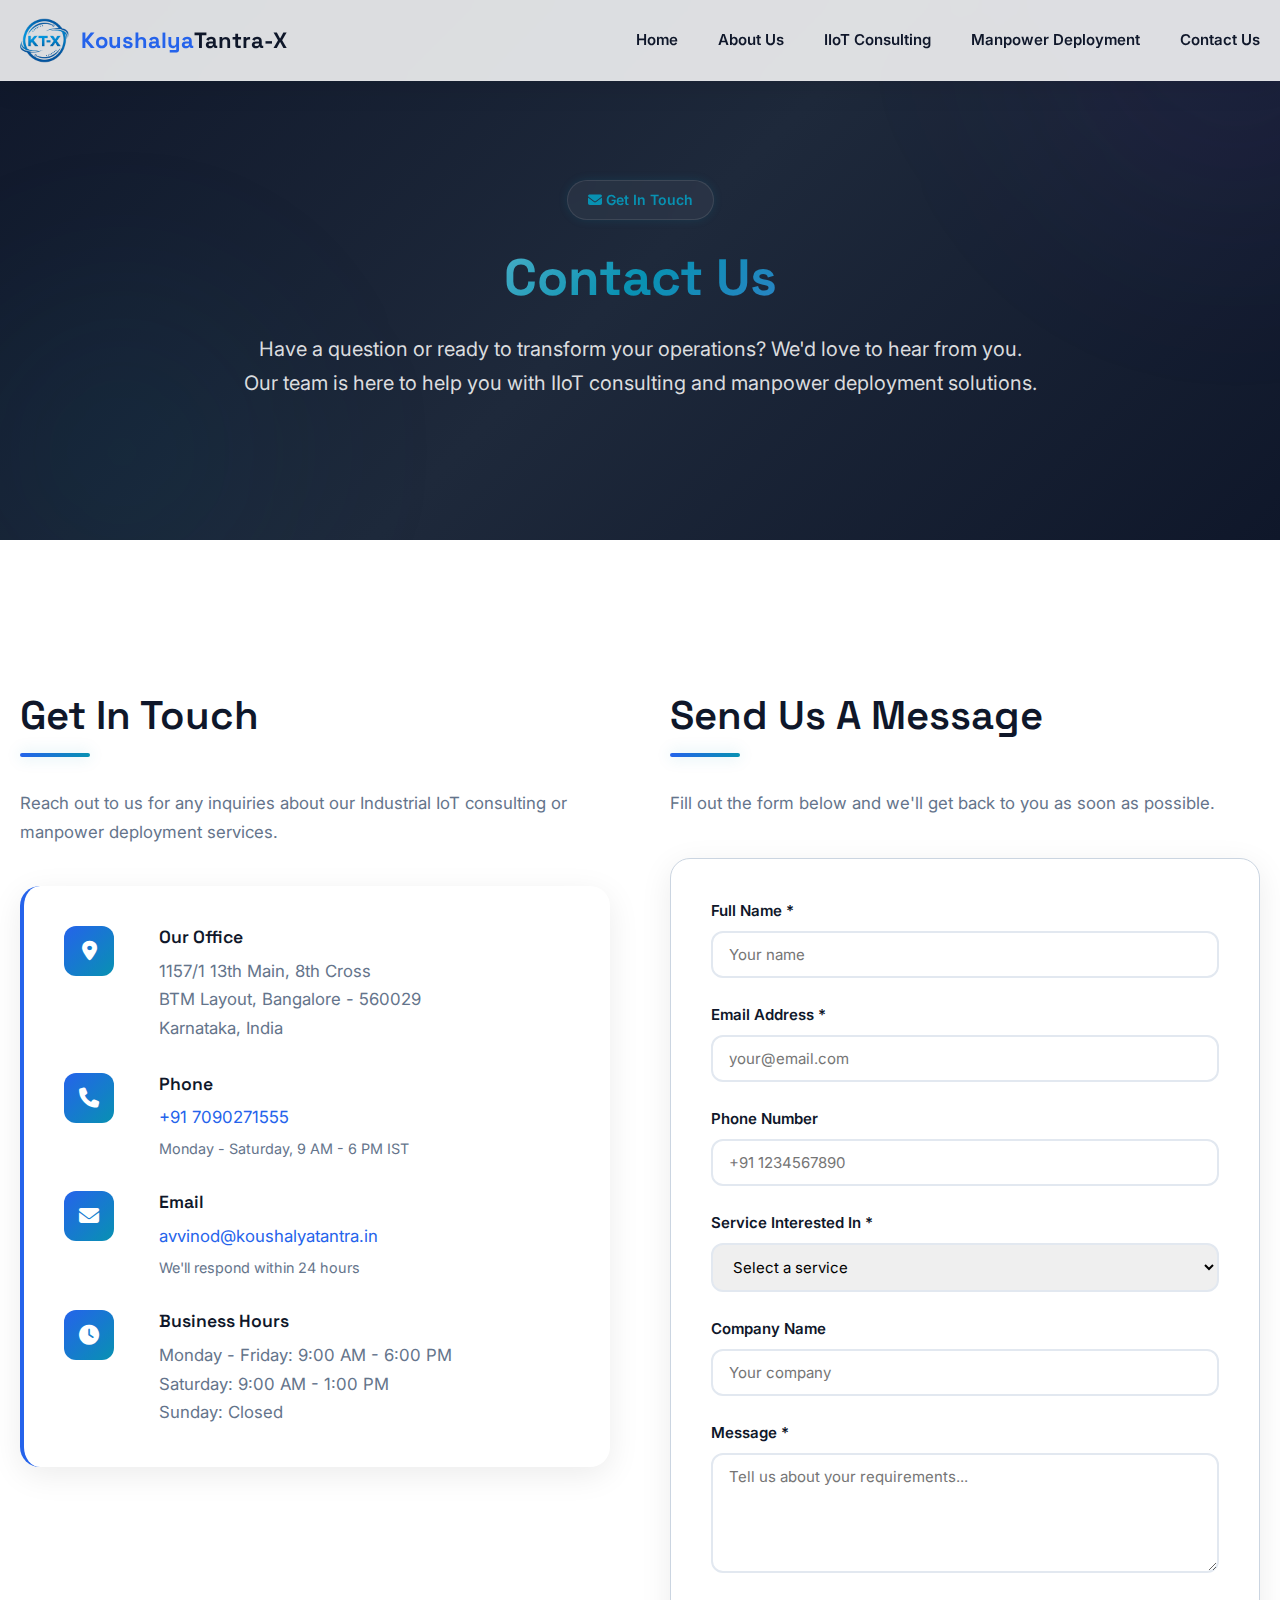
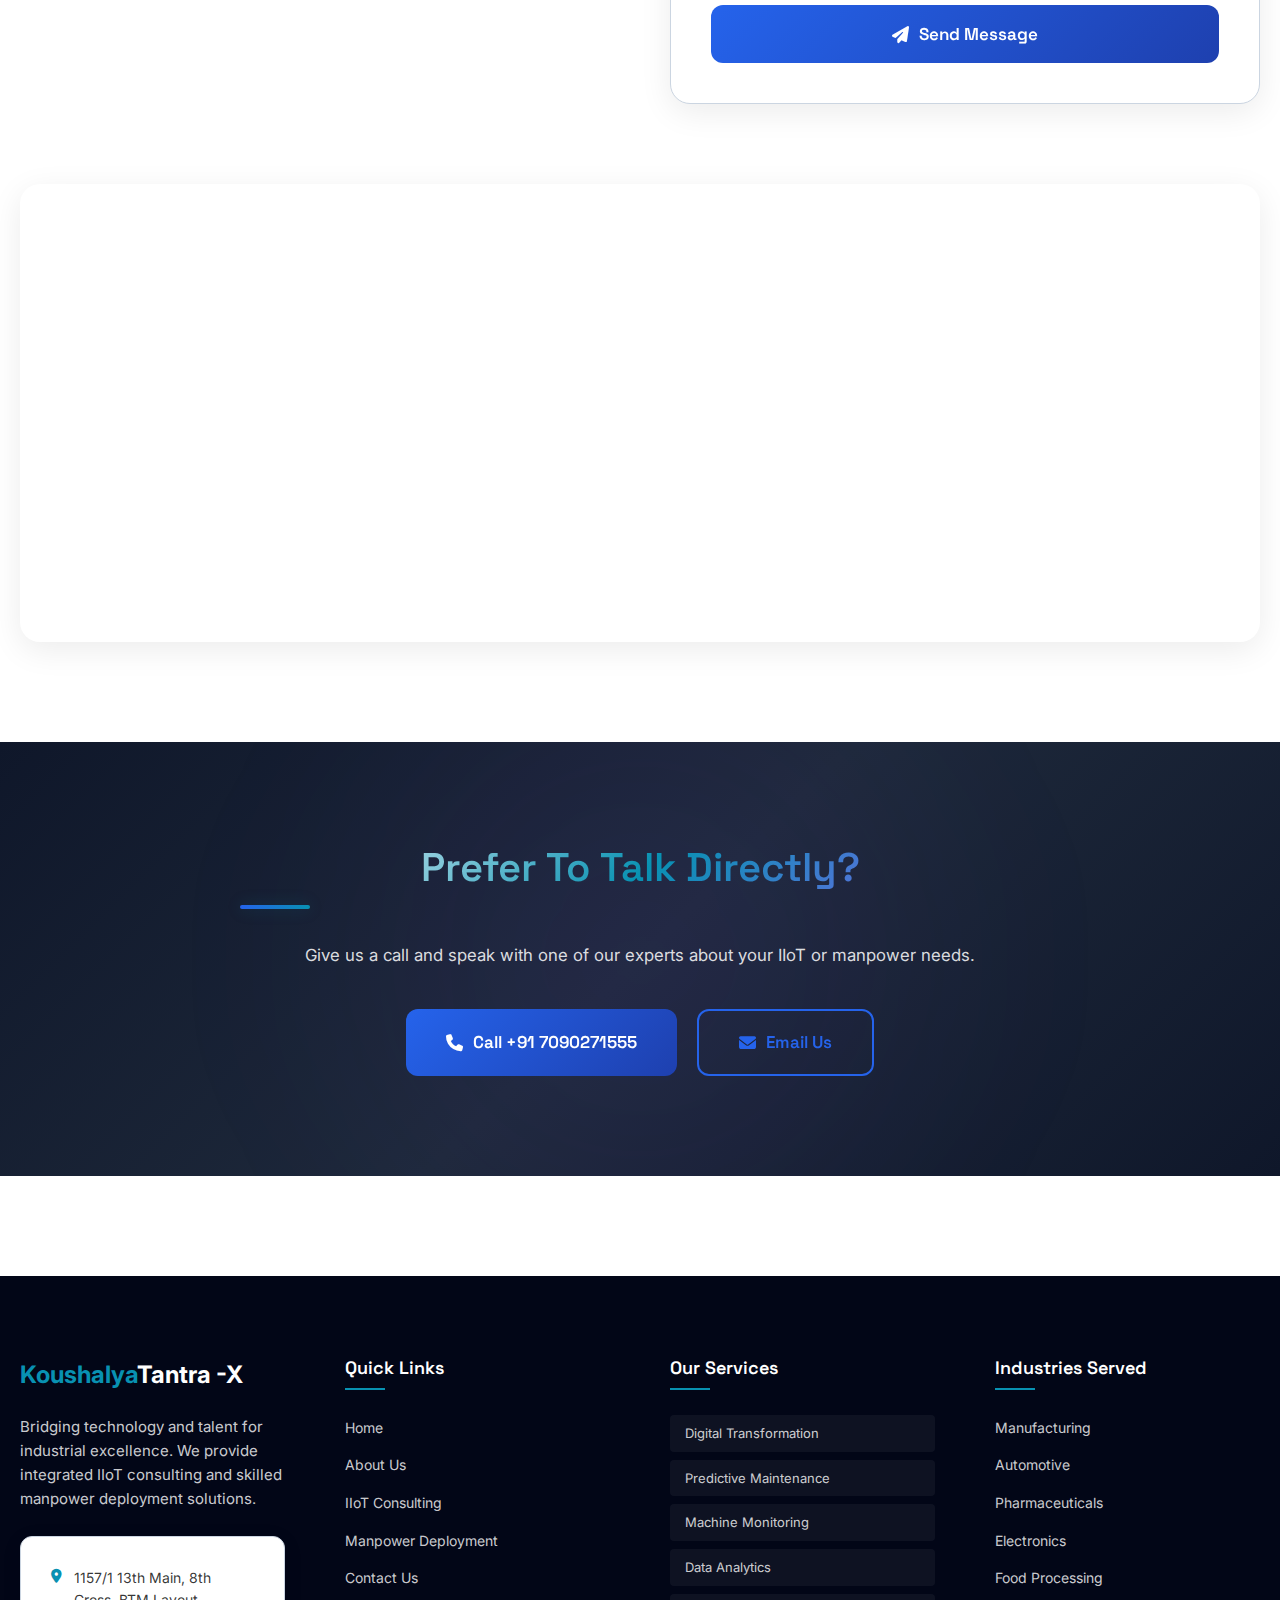
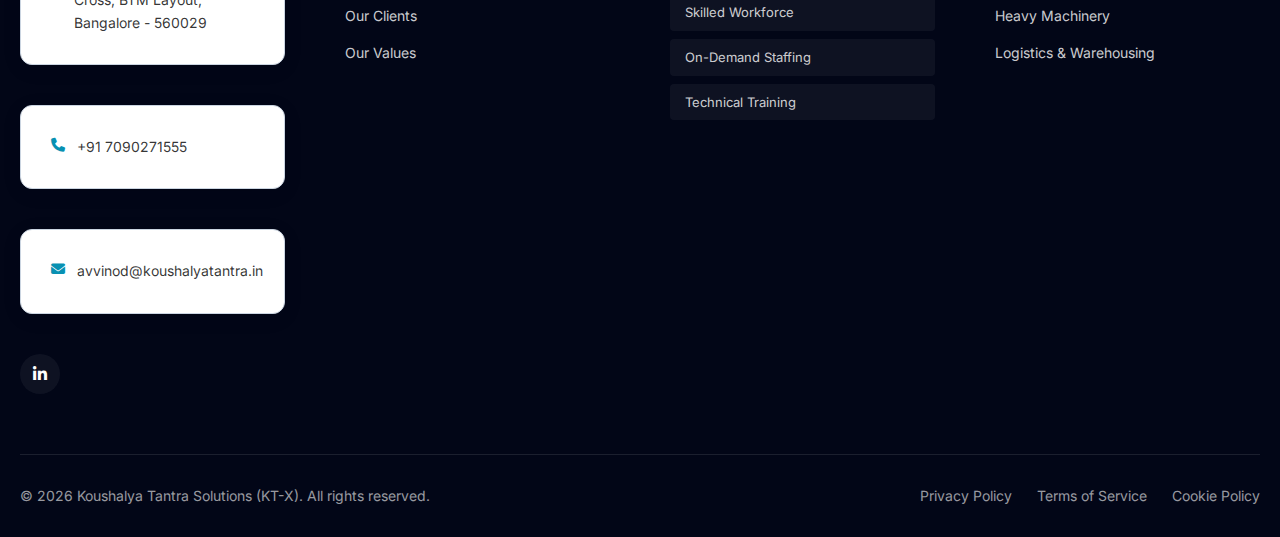
<file: contact-us.html>
<!DOCTYPE html>
<html lang="en">
<head>
    <meta charset="UTF-8">
    <meta name="viewport" content="width=device-width, initial-scale=1.0">
    <meta name="description" content="Contact Koushalya Tantra Solutions - Get in touch for IIoT consulting and manpower deployment services in Bangalore">
    <title>Contact Us | KT-X Solutions | Bangalore</title>
    
    <!-- Favicon -->
    <link rel="icon" type="image/png" href="assets/images/ktx-logo.png">
    
    <!-- CSS -->
    <link rel="stylesheet" href="css/components.css">
    <link rel="stylesheet" href="css/style.css">
    
    <!-- Font Awesome -->
    <link rel="stylesheet" href="https://cdnjs.cloudflare.com/ajax/libs/font-awesome/6.4.0/css/all.min.css">
    
    <style>
        .contact-grid {
            display: grid;
            grid-template-columns: 1fr 1fr;
            gap: 60px;
            margin-top: 50px;
        }
        
        .contact-info-card {
            background: white;
            padding: 40px;
            border-radius: var(--radius-lg);
            box-shadow: 0 8px 32px rgba(0, 0, 0, 0.08);
            border-left: 4px solid var(--primary);
        }
        
        .contact-info-item {
            display: flex;
            gap: 20px;
            margin-bottom: 30px;
            align-items: flex-start;
        }
        
        .contact-icon {
            width: 50px;
            height: 50px;
            background: linear-gradient(135deg, var(--primary), var(--secondary));
            border-radius: 12px;
            display: flex;
            align-items: center;
            justify-content: center;
            color: white;
            font-size: 20px;
            flex-shrink: 0;
        }
        
        .contact-form {
            background: white;
            padding: 40px;
            border-radius: var(--radius-lg);
            box-shadow: 0 8px 32px rgba(0, 0, 0, 0.08);
        }
        
        .form-group {
            margin-bottom: 25px;
        }
        
        .form-group label {
            display: block;
            margin-bottom: 8px;
            font-weight: 600;
            color: var(--dark);
        }
        
        .form-group input,
        .form-group textarea,
        .form-group select {
            width: 100%;
            padding: 12px 16px;
            border: 2px solid #e2e8f0;
            border-radius: var(--radius);
            font-size: 15px;
            font-family: 'Inter', sans-serif;
            transition: var(--transition);
        }
        
        .form-group input:focus,
        .form-group textarea:focus,
        .form-group select:focus {
            outline: none;
            border-color: var(--primary);
            box-shadow: 0 0 0 3px rgba(37, 99, 235, 0.1);
        }
        
        .form-group textarea {
            resize: vertical;
            min-height: 120px;
        }
        
        .map-container {
            margin-top: 80px;
            border-radius: var(--radius-lg);
            overflow: hidden;
            box-shadow: 0 8px 32px rgba(0, 0, 0, 0.08);
        }
        
        @media (max-width: 768px) {
            .contact-grid {
                grid-template-columns: 1fr;
                gap: 30px;
            }
        }
    </style>
</head>
<body>
    <!-- Header -->
    <div data-header></div>
    
    <!-- Page Hero -->
    <section class="page-hero">
        <div class="container">
            <span class="hero-badge">
                <i class="fas fa-envelope"></i> Get In Touch
            </span>
            <h1>Contact Us</h1>
            <p>Have a question or ready to transform your operations? We'd love to hear from you. Our team is here to help you with IIoT consulting and manpower deployment solutions.</p>
        </div>
    </section>
    
    <!-- Contact Section -->
    <section class="content-section">
        <div class="container">
            <div class="contact-grid">
                <!-- Contact Information -->
                <div>
                    <h2>Get In Touch</h2>
                    <p style="margin-bottom: 40px;">Reach out to us for any inquiries about our Industrial IoT consulting or manpower deployment services.</p>
                    
                    <div class="contact-info-card">
                        <div class="contact-info-item">
                            <div class="contact-icon">
                                <i class="fas fa-map-marker-alt"></i>
                            </div>
                            <div>
                                <h3 style="margin-bottom: 8px; font-size: 1.1rem;">Our Office</h3>
                                <p style="margin: 0; color: var(--gray);">1157/1 13th Main, 8th Cross<br>BTM Layout, Bangalore - 560029<br>Karnataka, India</p>
                            </div>
                        </div>
                        
                        <div class="contact-info-item">
                            <div class="contact-icon">
                                <i class="fas fa-phone"></i>
                            </div>
                            <div>
                                <h3 style="margin-bottom: 8px; font-size: 1.1rem;">Phone</h3>
                                <p style="margin: 0;"><a href="tel:+917090271555" style="color: var(--primary); text-decoration: none;">+91 7090271555</a></p>
                                <p style="margin: 5px 0 0 0; font-size: 0.9rem; color: var(--gray);">Monday - Saturday, 9 AM - 6 PM IST</p>
                            </div>
                        </div>
                        
                        <div class="contact-info-item">
                            <div class="contact-icon">
                                <i class="fas fa-envelope"></i>
                            </div>
                            <div>
                                <h3 style="margin-bottom: 8px; font-size: 1.1rem;">Email</h3>
                                <p style="margin: 0;"><a href="mailto:avvinod@koushalyatantra.in" style="color: var(--primary); text-decoration: none;">avvinod@koushalyatantra.in</a></p>
                                <p style="margin: 5px 0 0 0; font-size: 0.9rem; color: var(--gray);">We'll respond within 24 hours</p>
                            </div>
                        </div>
                        
                        <div class="contact-info-item" style="margin-bottom: 0;">
                            <div class="contact-icon">
                                <i class="fas fa-clock"></i>
                            </div>
                            <div>
                                <h3 style="margin-bottom: 8px; font-size: 1.1rem;">Business Hours</h3>
                                <p style="margin: 0; color: var(--gray);">
                                    Monday - Friday: 9:00 AM - 6:00 PM<br>
                                    Saturday: 9:00 AM - 1:00 PM<br>
                                    Sunday: Closed
                                </p>
                            </div>
                        </div>
                    </div>
                </div>
                
                <!-- Contact Form -->
                <div>
                    <h2>Send Us A Message</h2>
                    <p style="margin-bottom: 40px;">Fill out the form below and we'll get back to you as soon as possible.</p>
                    
                    <form id="contactForm" class="contact-form" action="https://api.web3forms.com/submit" method="POST">
                        <input type="hidden" name="access_key" value="be52b365-2d94-4b0c-8e2e-c77b81199cdb">
                        <input type="hidden" name="subject" value="New Contact Form Submission - KT-X Website">
                        <input type="hidden" name="from_name" value="KT-X Website Contact Form">
                        <div class="form-group">
                            <label for="name">Full Name *</label>
                            <input type="text" id="name" name="name" required placeholder="Your name">
                        </div>
                        
                        <div class="form-group">
                            <label for="email">Email Address *</label>
                            <input type="email" id="email" name="email" required placeholder="your@email.com">
                        </div>
                        
                        <div class="form-group">
                            <label for="phone">Phone Number</label>
                            <input type="tel" id="phone" name="phone" placeholder="+91 1234567890">
                        </div>
                        
                        <div class="form-group">
                            <label for="service">Service Interested In *</label>
                            <select id="service" name="service" required>
                                <option value="">Select a service</option>
                                <option value="iiot">Industrial IoT Consulting</option>
                                <option value="manpower">Manpower Deployment</option>
                                <option value="both">Both IIoT & Manpower</option>
                                <option value="other">Other</option>
                            </select>
                        </div>
                        
                        <div class="form-group">
                            <label for="company">Company Name</label>
                            <input type="text" id="company" name="company" placeholder="Your company">
                        </div>
                        
                        <div class="form-group">
                            <label for="message">Message *</label>
                            <textarea id="message" name="message" required placeholder="Tell us about your requirements..."></textarea>
                        </div>
                        
                        <button type="submit" class="btn btn-large" style="width: 100%;">
                            <i class="fas fa-paper-plane"></i> Send Message
                        </button>
                    </form>
                </div>
            </div>
            
            <!-- Map -->
            <div class="map-container">
                <iframe 
                    src="https://www.google.com/maps/embed?pb=!1m18!1m12!1m3!1d3888.9891234567!2d77.61!3d12.9141!2m3!1f0!2f0!3f0!3m2!1i1024!2i768!4f13.1!3m3!1m2!1s0x0%3A0x0!2zMTLCsDU0JzUwLjgiTiA3N8KwMzYnMzYuMCJF!5e0!3m2!1sen!2sin!4v1234567890"
                    width="100%"
                    height="450"
                    style="border:0;"
                    allowfullscreen=""
                    loading="lazy"
                    referrerpolicy="no-referrer-when-downgrade">
                </iframe>
            </div>
        </div>
    </section>
    
    <!-- CTA -->
    <section class="cta-section">
        <div class="cta-content">
            <h2>Prefer To Talk Directly?</h2>
            <p>Give us a call and speak with one of our experts about your IIoT or manpower needs.</p>
            <div class="cta-buttons">
                <a href="tel:+917090271555" class="btn btn-large">
                    <i class="fas fa-phone"></i> Call +91 7090271555
                </a>
                <a href="mailto:avvinod@koushalyatantra.in" class="btn btn-outline btn-large">
                    <i class="fas fa-envelope"></i> Email Us
                </a>
            </div>
        </div>
    </section>
    
    <!-- Footer -->
    <div data-footer></div>
    
    <!-- JavaScript -->
    <script src="js/main.js?v=2"></script>
    <script>
        // Contact Form Submission Handler
        const form = document.getElementById('contactForm');
        const submitBtn = form.querySelector('button[type="submit"]');

        form.addEventListener('submit', async (e) => {
            e.preventDefault();

            const formData = new FormData(form);
            formData.append("access_key", "be52b365-2d94-4b0c-8e2e-c77b81199cdb");

            const originalText = submitBtn.innerHTML;

            submitBtn.innerHTML = '<i class="fas fa-spinner fa-spin"></i> Sending...';
            submitBtn.disabled = true;

            try {
                const response = await fetch("https://api.web3forms.com/submit", {
                    method: "POST",
                    body: formData
                });

                const data = await response.json();

                if (response.ok) {
                    alert("Success! Your message has been sent. We'll get back to you soon.");
                    form.reset();
                } else {
                    alert("Error: " + data.message);
                }

            } catch (error) {
                alert("Something went wrong. Please try again.");
            } finally {
                submitBtn.innerHTML = originalText;
                submitBtn.disabled = false;
            }
        });
    </script>
</body>
</html>
</file>
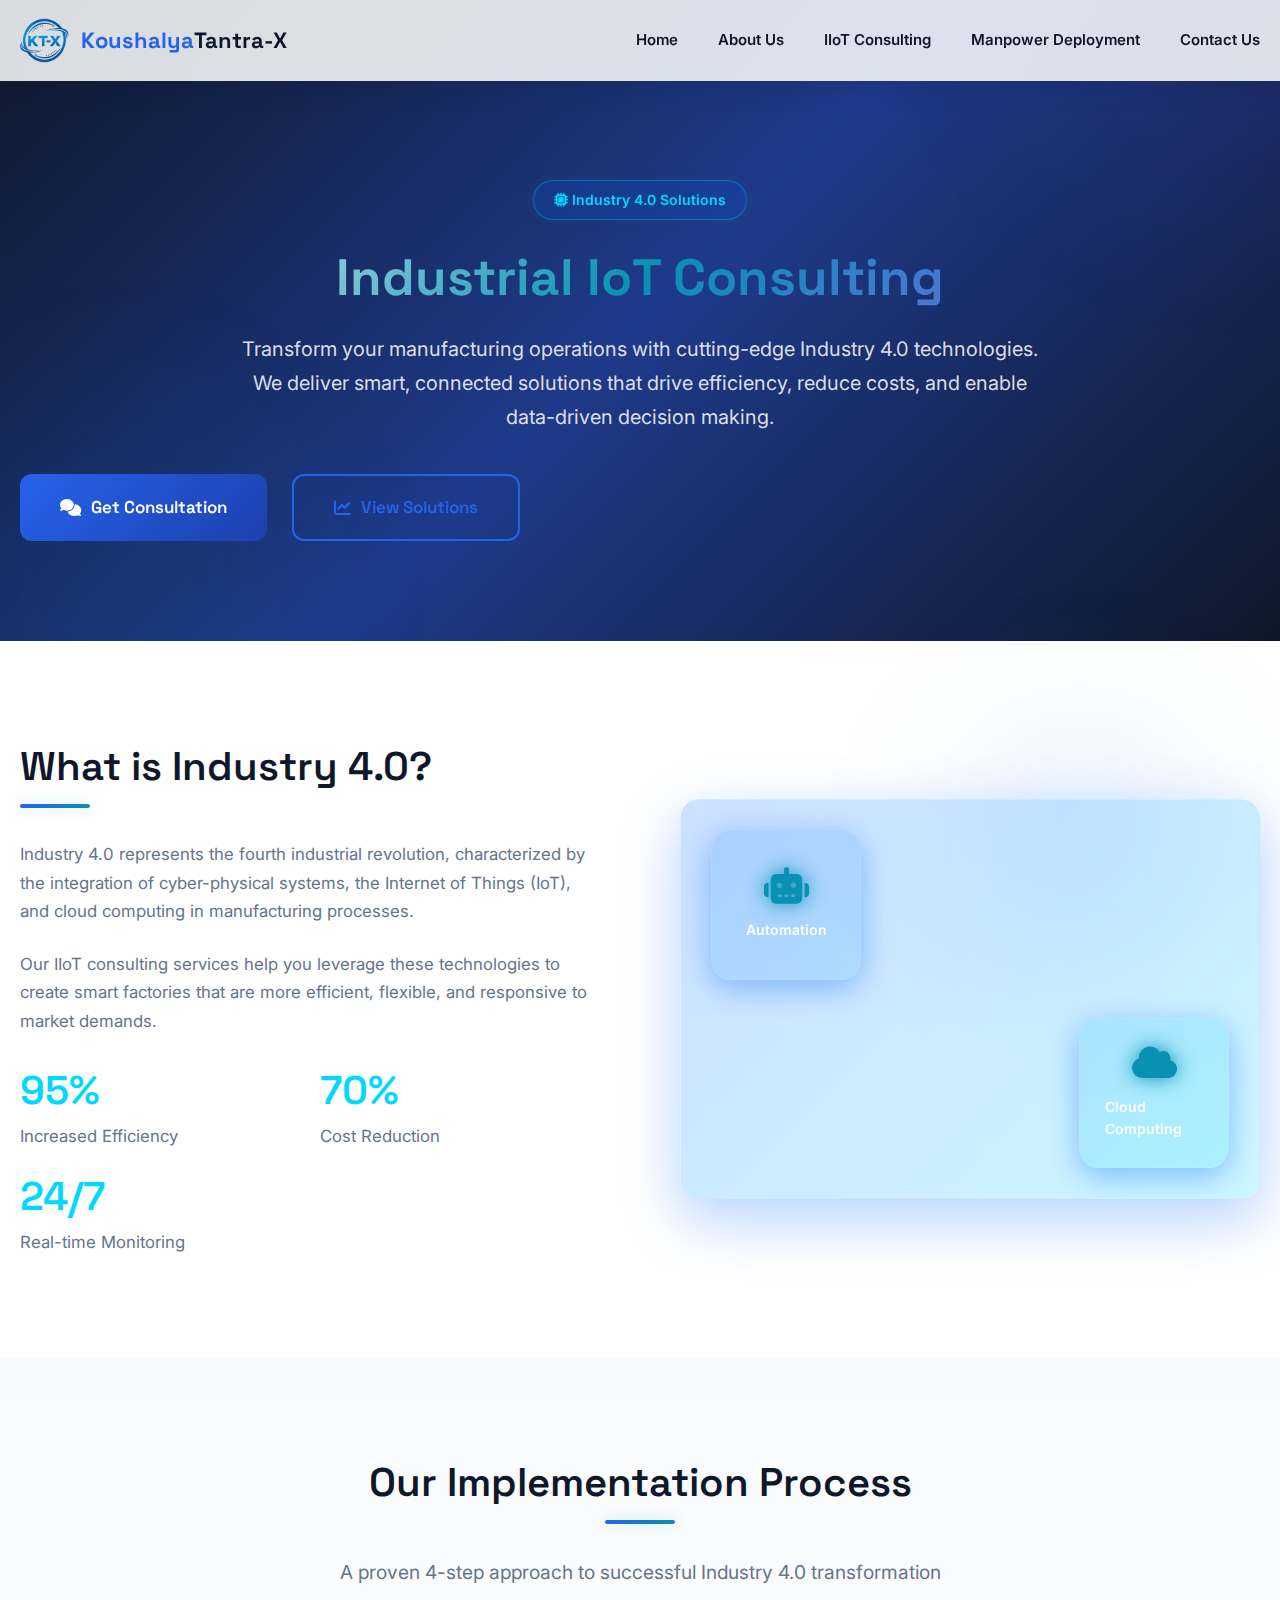
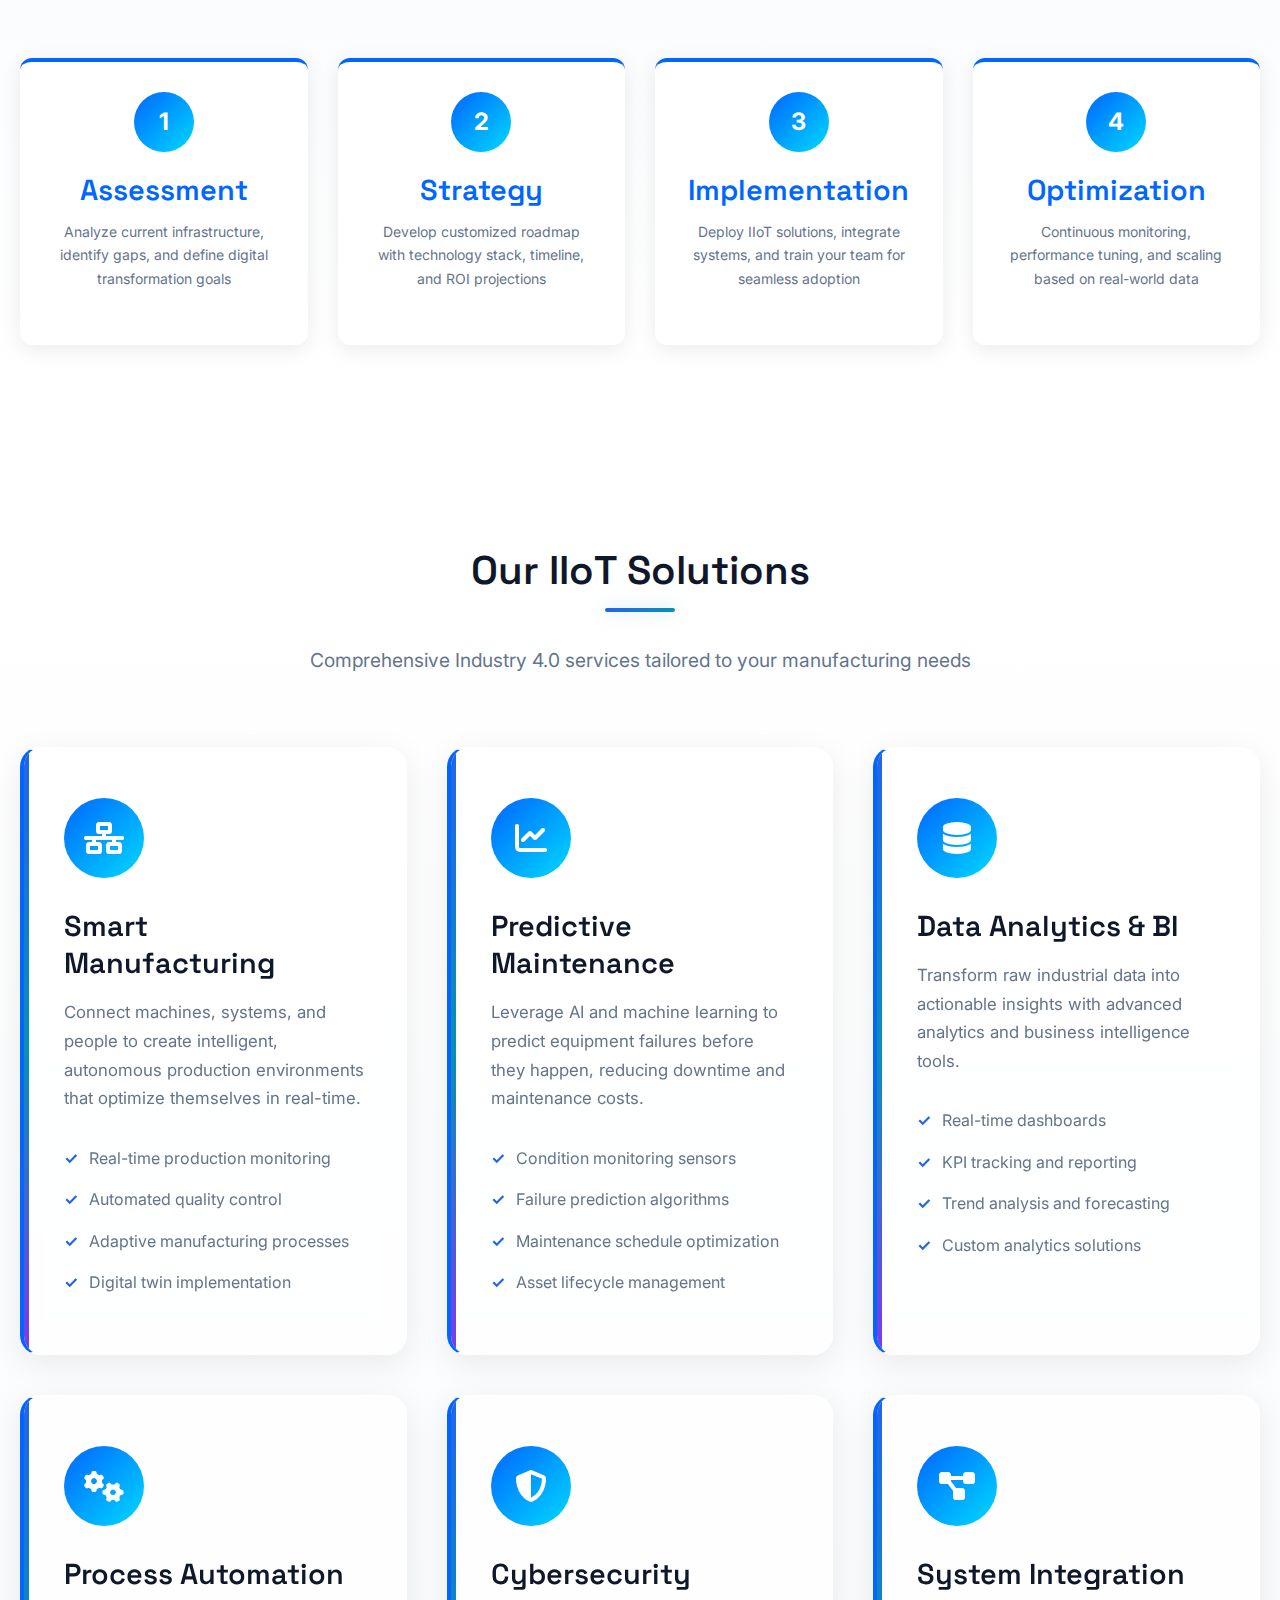
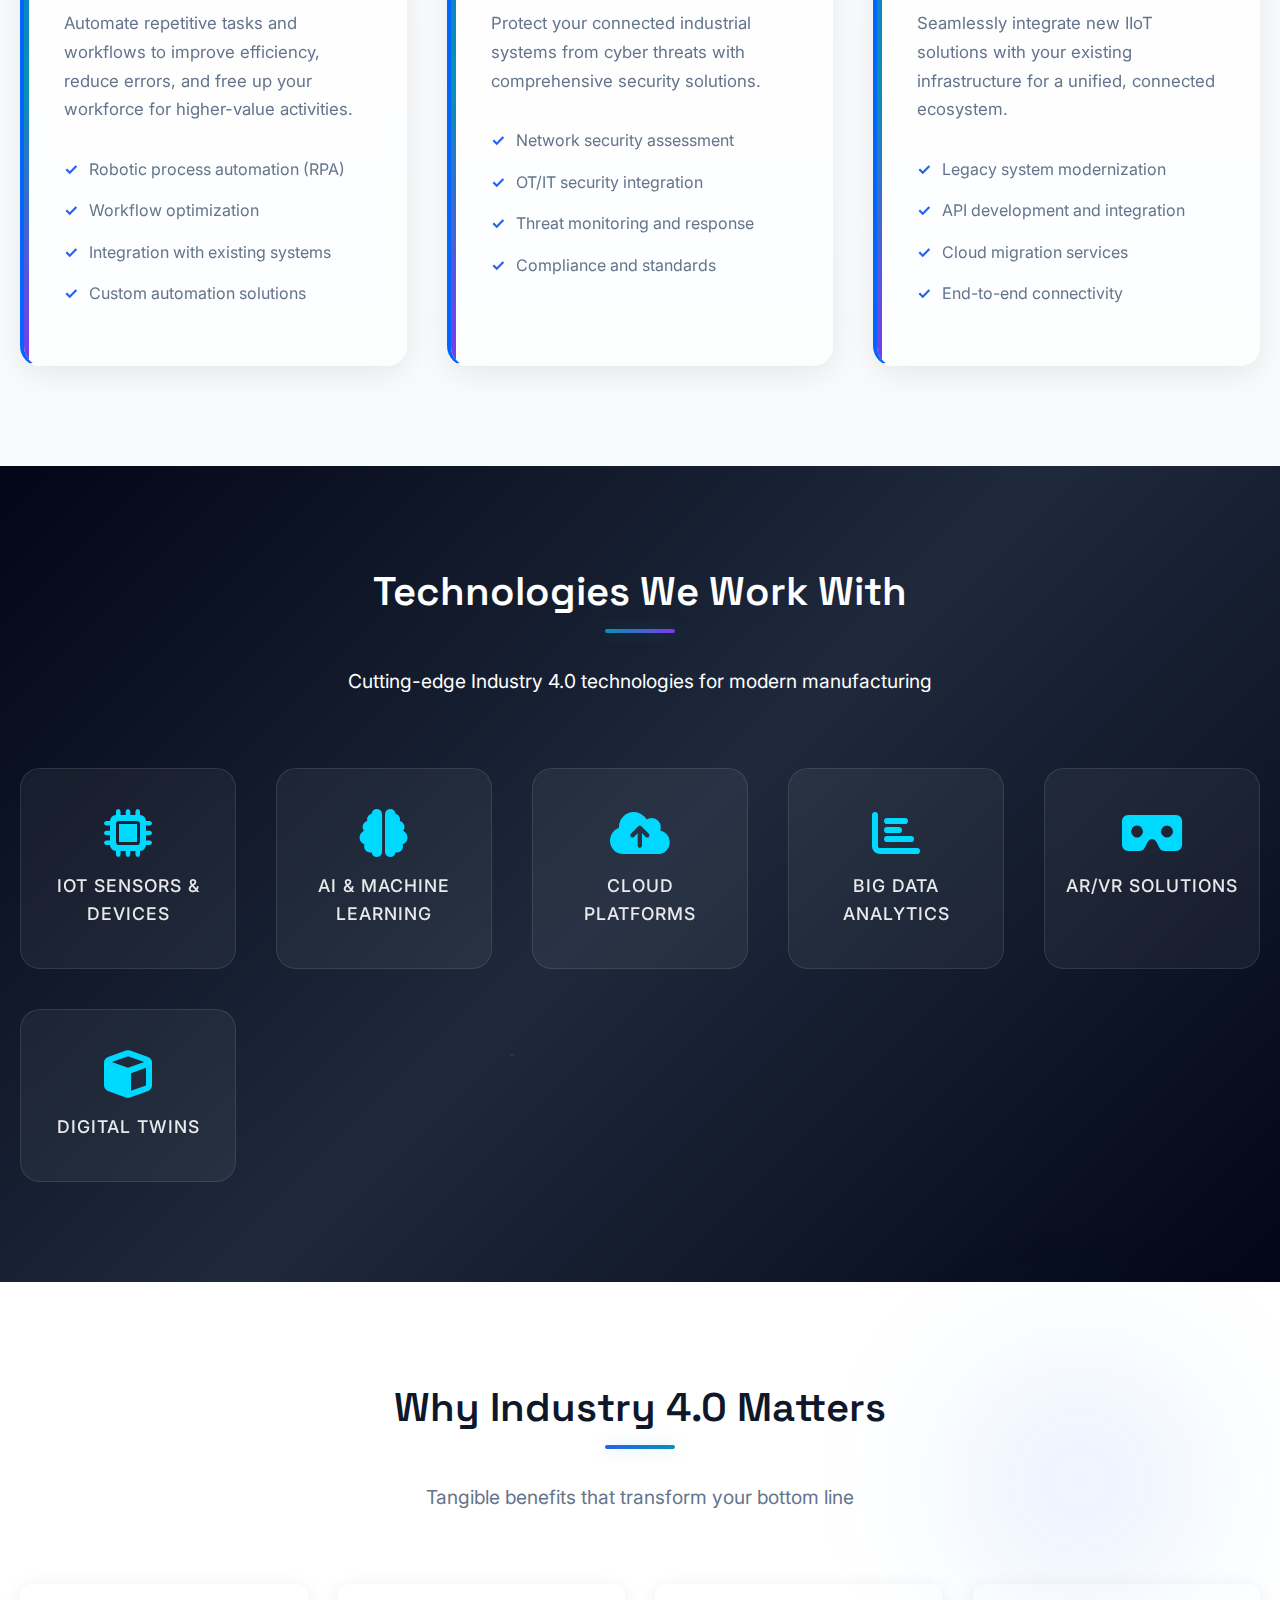
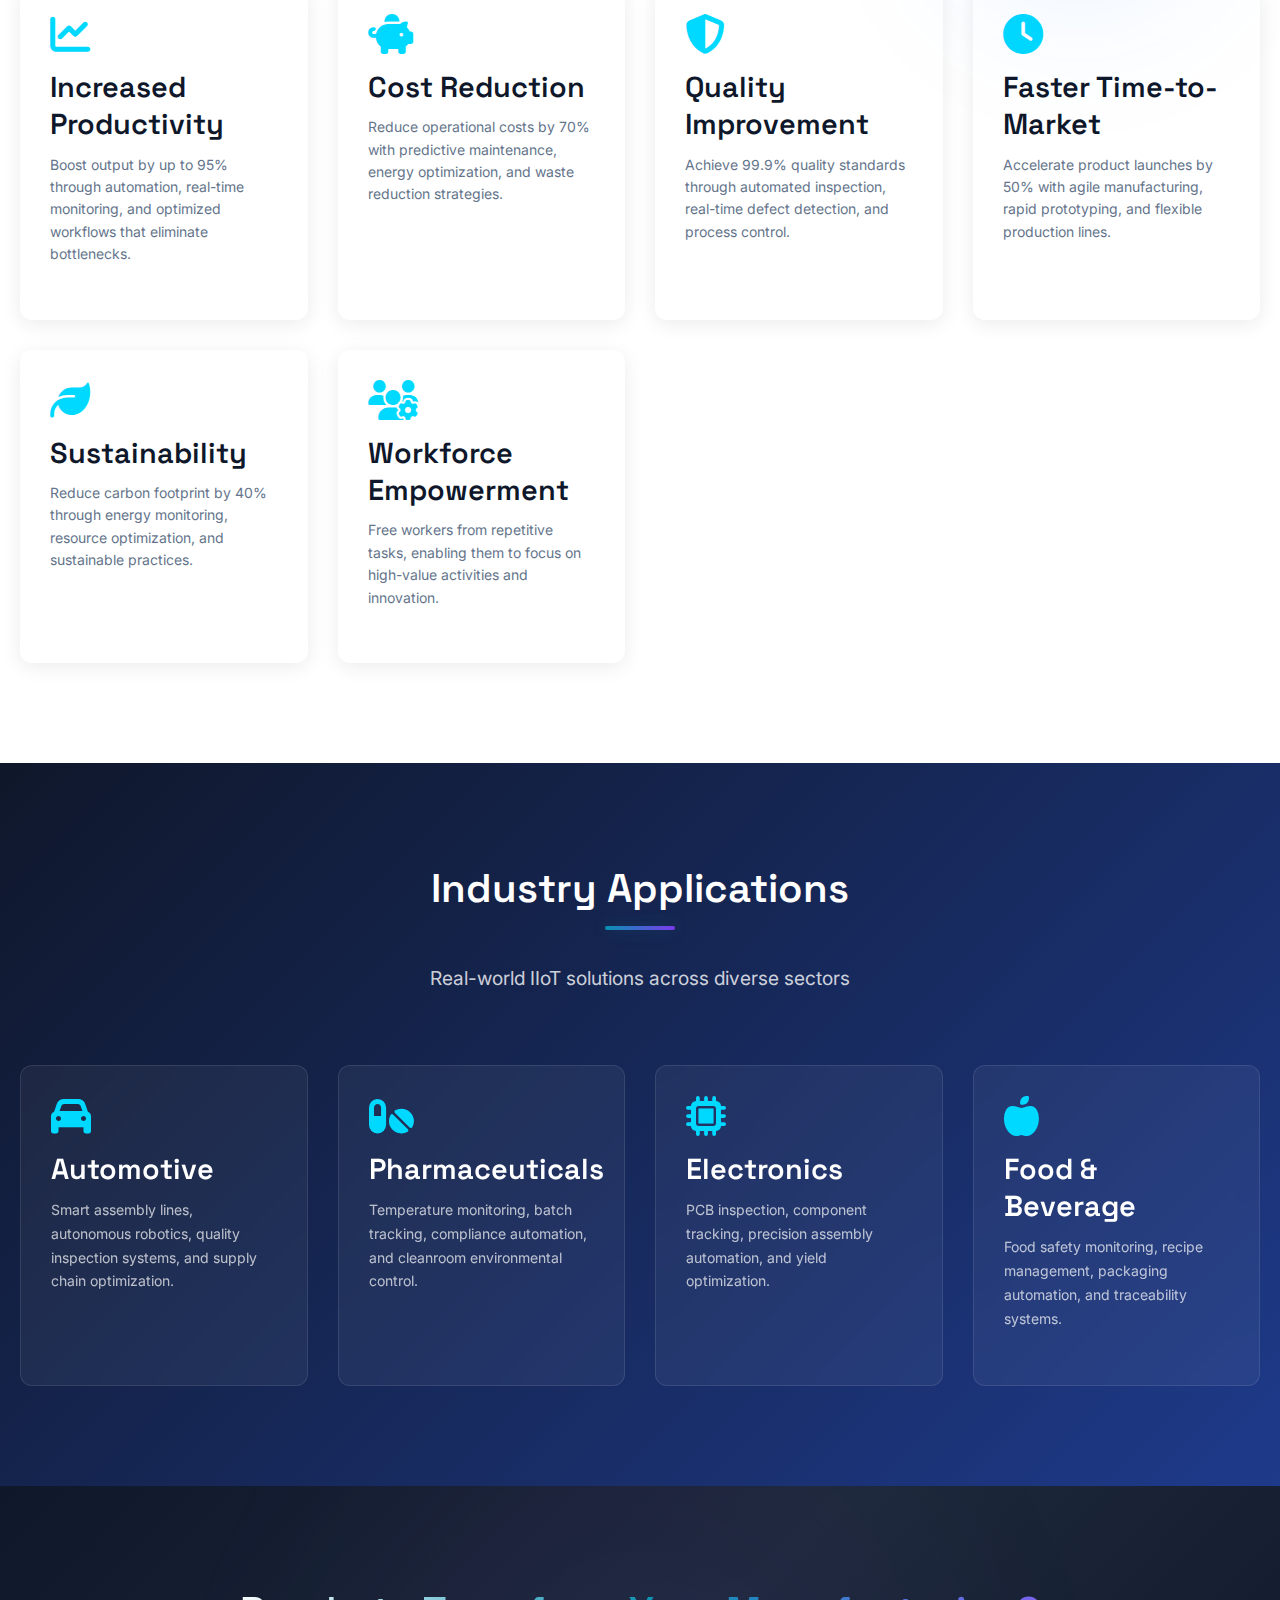
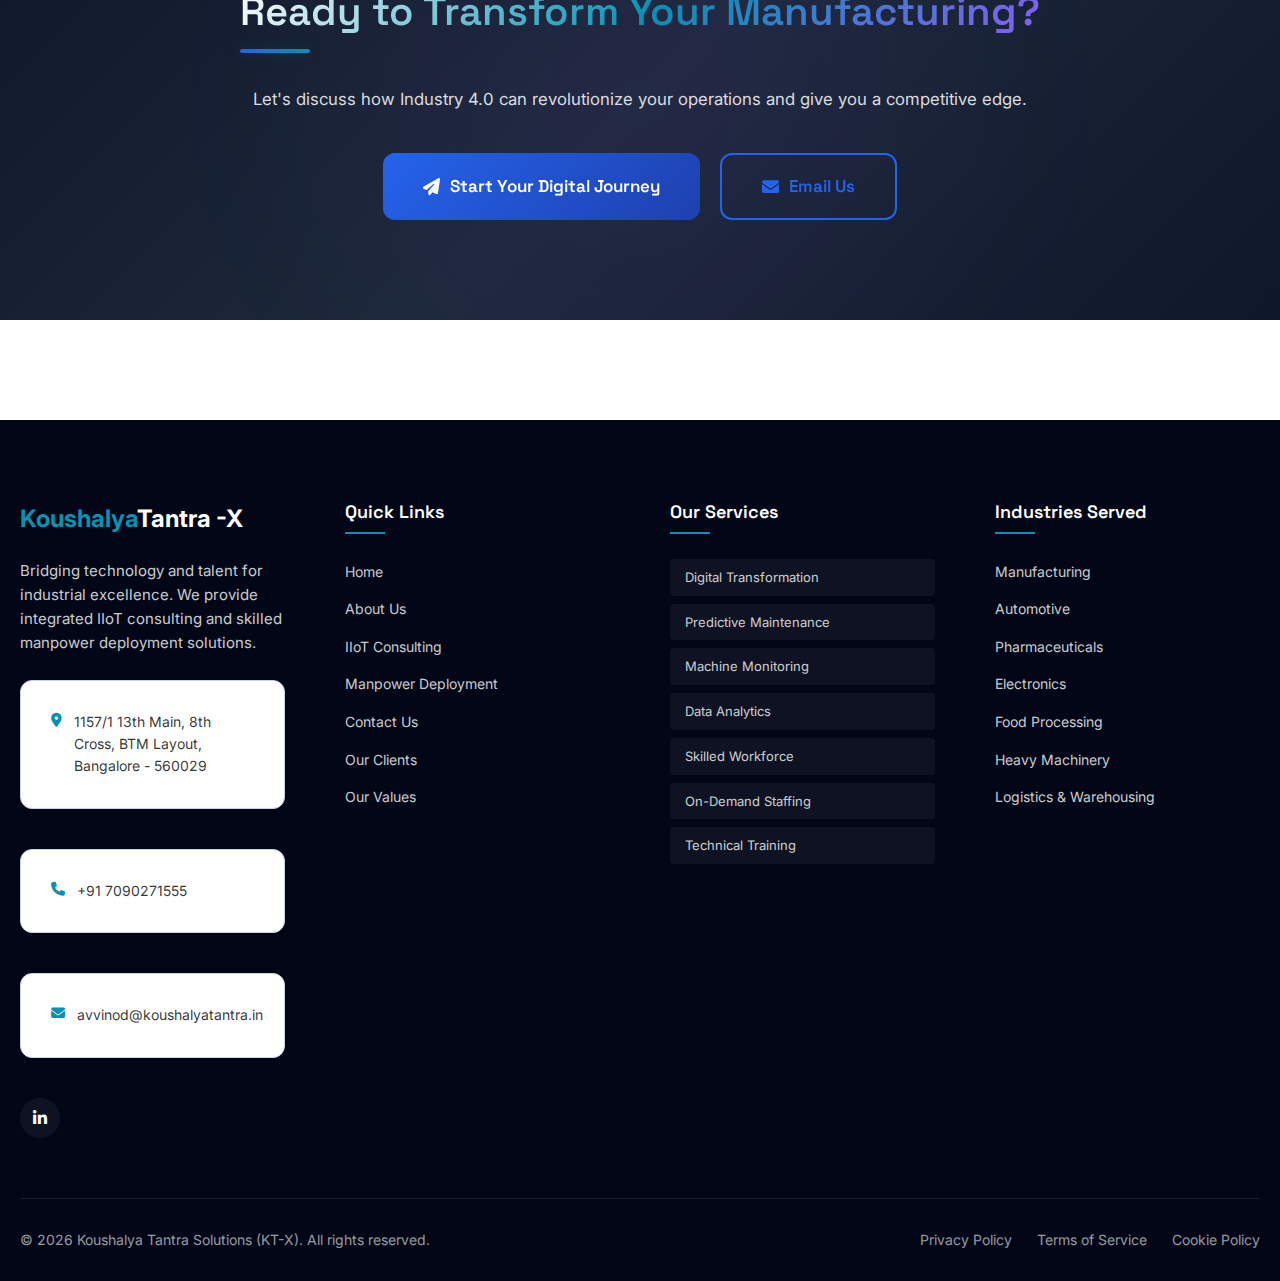
<file: industrial-iot-consulting.html>
<!DOCTYPE html>
<html lang="en">
  <head>
    <meta charset="UTF-8" />
    <meta name="viewport" content="width=device-width, initial-scale=1.0" />
    <meta
      name="description"
      content="Industry 4.0 IIoT Consulting Services - Digital transformation, predictive maintenance, and smart manufacturing solutions by Koushalya Tantra Solutions"
    />
    <title>Industrial IoT Consulting | Industry 4.0 Solutions | KT-X</title>

    <!-- Favicon -->
    <link rel="icon" type="image/png" href="assets/images/ktx-logo.png" />

    <!-- CSS -->
    <link rel="stylesheet" href="css/components.css" />
    <link rel="stylesheet" href="css/style.css" />

    <!-- Font Awesome -->
    <link
      rel="stylesheet"
      href="https://cdnjs.cloudflare.com/ajax/libs/font-awesome/6.4.0/css/all.min.css"
    />

    <style>
      /* Industry 4.0 Theme - Blue/Cyan Tech Colors */
      :root {
        --i40-primary: #0066ff;
        --i40-secondary: #00d9ff;
        --i40-accent: #6366f1;
        --i40-gradient: linear-gradient(135deg, #0066ff, #00d9ff);
      }

      .i40-hero {
        background: linear-gradient(
          135deg,
          #0f172a 0%,
          #1e3a8a 50%,
          #0f172a 100%
        );
      }

      .i40-badge {
        background: rgba(0, 102, 255, 0.15);
        color: var(--i40-secondary);
        border: 1px solid rgba(0, 217, 255, 0.3);
      }

      .i40-card {
        border-left: 4px solid var(--i40-primary);
      }

      .i40-card:hover {
        box-shadow: 0 20px 60px rgba(0, 102, 255, 0.3);
      }

      .i40-icon {
        background: var(--i40-gradient);
        color: white;
      }

      .i40-section {
        position: relative;
      }

      .i40-section::before {
        content: "";
        position: absolute;
        top: 0;
        right: 0;
        width: 400px;
        height: 400px;
        background: radial-gradient(
          circle,
          rgba(0, 102, 255, 0.1) 0%,
          transparent 70%
        );
        border-radius: 50%;
        filter: blur(60px);
        pointer-events: none;
      }
    </style>
  </head>
  <body>
    <!-- Header -->
    <div data-header></div>

    <!-- Page Hero -->
    <section class="page-hero i40-hero">
      <div class="container">
        <span class="hero-badge i40-badge">
          <i class="fas fa-microchip"></i> Industry 4.0 Solutions
        </span>
        <h1>Industrial IoT Consulting</h1>
        <p>
          Transform your manufacturing operations with cutting-edge Industry 4.0
          technologies. We deliver smart, connected solutions that drive
          efficiency, reduce costs, and enable data-driven decision making.
        </p>
        <div class="btn-group">
          <a href="contact-us" class="btn btn-large">
            <i class="fas fa-comments"></i> Get Consultation
          </a>
          <a href="#solutions" class="btn btn-outline btn-large">
            <i class="fas fa-chart-line"></i> View Solutions
          </a>
        </div>
      </div>
    </section>

    <!-- What is Industry 4.0 -->
    <section class="content-section i40-section">
      <div class="container">
        <div class="content-grid">
          <div>
            <h2>What is Industry 4.0?</h2>
            <p>
              Industry 4.0 represents the fourth industrial revolution,
              characterized by the integration of cyber-physical systems, the
              Internet of Things (IoT), and cloud computing in manufacturing
              processes.
            </p>
            <p>
              Our IIoT consulting services help you leverage these technologies
              to create smart factories that are more efficient, flexible, and
              responsive to market demands.
            </p>
            <div
              style="
                display: flex;
                gap: 20px;
                margin-top: 30px;
                flex-wrap: wrap;
              "
            >
              <div style="flex: 1; min-width: 200px">
                <h3
                  style="
                    font-size: 2.5rem;
                    color: var(--i40-secondary);
                    margin-bottom: 5px;
                  "
                >
                  95%
                </h3>
                <p style="margin: 0; color: var(--gray)">
                  Increased Efficiency
                </p>
              </div>
              <div style="flex: 1; min-width: 200px">
                <h3
                  style="
                    font-size: 2.5rem;
                    color: var(--i40-secondary);
                    margin-bottom: 5px;
                  "
                >
                  70%
                </h3>
                <p style="margin: 0; color: var(--gray)">Cost Reduction</p>
              </div>
              <div style="flex: 1; min-width: 200px">
                <h3
                  style="
                    font-size: 2.5rem;
                    color: var(--i40-secondary);
                    margin-bottom: 5px;
                  "
                >
                  24/7
                </h3>
                <p style="margin: 0; color: var(--gray)">
                  Real-time Monitoring
                </p>
              </div>
            </div>
          </div>
          <div class="content-image">
            <div class="content-visual">
              <div class="visual-element" style="top: 30px; left: 30px">
                <i class="fas fa-robot"></i>
                <span>Automation</span>
              </div>
              <div class="visual-element" style="bottom: 30px; right: 30px">
                <i class="fas fa-cloud"></i>
                <span>Cloud Computing</span>
              </div>
            </div>
          </div>
        </div>
      </div>
    </section>

    <!-- Implementation Process -->
    <section class="services-section" style="background: linear-gradient(to bottom, #f8fafc, white);">
      <div class="container">
        <div class="section-title">
          <h2>Our Implementation Process</h2>
          <p class="section-subtitle">
            A proven 4-step approach to successful Industry 4.0 transformation
          </p>
        </div>

        <div style="display: grid; grid-template-columns: repeat(auto-fit, minmax(250px, 1fr)); gap: 30px; margin-top: 50px; align-items: start;">
          <div style="text-align: center; padding: 30px; background: white; border-radius: 12px; box-shadow: 0 4px 20px rgba(0,0,0,0.08); border-top: 4px solid var(--i40-primary); height: 100%; display: flex; flex-direction: column;">
            <div style="width: 60px; height: 60px; background: var(--i40-gradient); border-radius: 50%; display: flex; align-items: center; justify-content: center; margin: 0 auto 20px; color: white; font-size: 24px; font-weight: 700;">1</div>
            <h3 style="color: var(--i40-primary); margin-bottom: 10px;">Assessment</h3>
            <p style="color: var(--gray); font-size: 14px;">Analyze current infrastructure, identify gaps, and define digital transformation goals</p>
          </div>

          <div style="text-align: center; padding: 30px; background: white; border-radius: 12px; box-shadow: 0 4px 20px rgba(0,0,0,0.08); border-top: 4px solid var(--i40-primary); height: 100%; display: flex; flex-direction: column;">
            <div style="width: 60px; height: 60px; background: var(--i40-gradient); border-radius: 50%; display: flex; align-items: center; justify-content: center; margin: 0 auto 20px; color: white; font-size: 24px; font-weight: 700;">2</div>
            <h3 style="color: var(--i40-primary); margin-bottom: 10px;">Strategy</h3>
            <p style="color: var(--gray); font-size: 14px;">Develop customized roadmap with technology stack, timeline, and ROI projections</p>
          </div>

          <div style="text-align: center; padding: 30px; background: white; border-radius: 12px; box-shadow: 0 4px 20px rgba(0,0,0,0.08); border-top: 4px solid var(--i40-primary); height: 100%; display: flex; flex-direction: column;">
            <div style="width: 60px; height: 60px; background: var(--i40-gradient); border-radius: 50%; display: flex; align-items: center; justify-content: center; margin: 0 auto 20px; color: white; font-size: 24px; font-weight: 700;">3</div>
            <h3 style="color: var(--i40-primary); margin-bottom: 10px;">Implementation</h3>
            <p style="color: var(--gray); font-size: 14px;">Deploy IIoT solutions, integrate systems, and train your team for seamless adoption</p>
          </div>

          <div style="text-align: center; padding: 30px; background: white; border-radius: 12px; box-shadow: 0 4px 20px rgba(0,0,0,0.08); border-top: 4px solid var(--i40-primary); height: 100%; display: flex; flex-direction: column;">
            <div style="width: 60px; height: 60px; background: var(--i40-gradient); border-radius: 50%; display: flex; align-items: center; justify-content: center; margin: 0 auto 20px; color: white; font-size: 24px; font-weight: 700;">4</div>
            <h3 style="color: var(--i40-primary); margin-bottom: 10px;">Optimization</h3>
            <p style="color: var(--gray); font-size: 14px;">Continuous monitoring, performance tuning, and scaling based on real-world data</p>
          </div>
        </div>
      </div>
    </section>

    <!-- Our Solutions -->
    <section id="solutions" class="services-section">
      <div class="container">
        <div class="section-title">
          <h2>Our IIoT Solutions</h2>
          <p class="section-subtitle">
            Comprehensive Industry 4.0 services tailored to your manufacturing
            needs
          </p>
        </div>

        <div class="services-grid">
          <div class="service-card i40-card">
            <div class="service-icon i40-icon">
              <i class="fas fa-network-wired"></i>
            </div>
            <h3>Smart Manufacturing</h3>
            <p>
              Connect machines, systems, and people to create intelligent,
              autonomous production environments that optimize themselves in
              real-time.
            </p>
            <ul class="service-features">
              <li>Real-time production monitoring</li>
              <li>Automated quality control</li>
              <li>Adaptive manufacturing processes</li>
              <li>Digital twin implementation</li>
            </ul>
          </div>

          <div class="service-card i40-card">
            <div class="service-icon i40-icon">
              <i class="fas fa-chart-line"></i>
            </div>
            <h3>Predictive Maintenance</h3>
            <p>
              Leverage AI and machine learning to predict equipment failures
              before they happen, reducing downtime and maintenance costs.
            </p>
            <ul class="service-features">
              <li>Condition monitoring sensors</li>
              <li>Failure prediction algorithms</li>
              <li>Maintenance schedule optimization</li>
              <li>Asset lifecycle management</li>
            </ul>
          </div>

          <div class="service-card i40-card">
            <div class="service-icon i40-icon">
              <i class="fas fa-database"></i>
            </div>
            <h3>Data Analytics & BI</h3>
            <p>
              Transform raw industrial data into actionable insights with
              advanced analytics and business intelligence tools.
            </p>
            <ul class="service-features">
              <li>Real-time dashboards</li>
              <li>KPI tracking and reporting</li>
              <li>Trend analysis and forecasting</li>
              <li>Custom analytics solutions</li>
            </ul>
          </div>

          <div class="service-card i40-card">
            <div class="service-icon i40-icon">
              <i class="fas fa-cogs"></i>
            </div>
            <h3>Process Automation</h3>
            <p>
              Automate repetitive tasks and workflows to improve efficiency,
              reduce errors, and free up your workforce for higher-value
              activities.
            </p>
            <ul class="service-features">
              <li>Robotic process automation (RPA)</li>
              <li>Workflow optimization</li>
              <li>Integration with existing systems</li>
              <li>Custom automation solutions</li>
            </ul>
          </div>

          <div class="service-card i40-card">
            <div class="service-icon i40-icon">
              <i class="fas fa-shield-alt"></i>
            </div>
            <h3>Cybersecurity</h3>
            <p>
              Protect your connected industrial systems from cyber threats with
              comprehensive security solutions.
            </p>
            <ul class="service-features">
              <li>Network security assessment</li>
              <li>OT/IT security integration</li>
              <li>Threat monitoring and response</li>
              <li>Compliance and standards</li>
            </ul>
          </div>

          <div class="service-card i40-card">
            <div class="service-icon i40-icon">
              <i class="fas fa-project-diagram"></i>
            </div>
            <h3>System Integration</h3>
            <p>
              Seamlessly integrate new IIoT solutions with your existing
              infrastructure for a unified, connected ecosystem.
            </p>
            <ul class="service-features">
              <li>Legacy system modernization</li>
              <li>API development and integration</li>
              <li>Cloud migration services</li>
              <li>End-to-end connectivity</li>
            </ul>
          </div>
        </div>
      </div>
    </section>

    <!-- Technologies -->
    <section class="stats-section">
      <div class="container">
        <div class="section-title">
          <h2>Technologies We Work With</h2>
          <p class="section-subtitle">
            Cutting-edge Industry 4.0 technologies for modern manufacturing
          </p>
        </div>

        <div class="stats-grid">
          <div class="stat-card">
            <i
              class="fas fa-microchip"
              style="
                font-size: 3rem;
                color: var(--i40-secondary);
                margin-bottom: 15px;
              "
            ></i>
            <div class="stat-label">IoT Sensors & Devices</div>
          </div>
          <div class="stat-card">
            <i
              class="fas fa-brain"
              style="
                font-size: 3rem;
                color: var(--i40-secondary);
                margin-bottom: 15px;
              "
            ></i>
            <div class="stat-label">AI & Machine Learning</div>
          </div>
          <div class="stat-card">
            <i
              class="fas fa-cloud-upload-alt"
              style="
                font-size: 3rem;
                color: var(--i40-secondary);
                margin-bottom: 15px;
              "
            ></i>
            <div class="stat-label">Cloud Platforms</div>
          </div>
          <div class="stat-card">
            <i
              class="fas fa-chart-bar"
              style="
                font-size: 3rem;
                color: var(--i40-secondary);
                margin-bottom: 15px;
              "
            ></i>
            <div class="stat-label">Big Data Analytics</div>
          </div>
          <div class="stat-card">
            <i
              class="fas fa-vr-cardboard"
              style="
                font-size: 3rem;
                color: var(--i40-secondary);
                margin-bottom: 15px;
              "
            ></i>
            <div class="stat-label">AR/VR Solutions</div>
          </div>
          <div class="stat-card">
            <i
              class="fas fa-cube"
              style="
                font-size: 3rem;
                color: var(--i40-secondary);
                margin-bottom: 15px;
              "
            ></i>
            <div class="stat-label">Digital Twins</div>
          </div>
        </div>
      </div>
    </section>

    <!-- Key Benefits -->
    <section class="content-section i40-section">
      <div class="container">
        <div class="section-title">
          <h2>Why Industry 4.0 Matters</h2>
          <p class="section-subtitle">
            Tangible benefits that transform your bottom line
          </p>
        </div>

        <div style="display: grid; grid-template-columns: repeat(auto-fit, minmax(280px, 1fr)); gap: 30px; margin-top: 50px; align-items: start;">
          <div style="background: white; padding: 30px; border-radius: 12px; box-shadow: 0 4px 20px rgba(0,0,0,0.08); transition: all 0.3s ease; height: 100%; display: flex; flex-direction: column;">
            <i class="fas fa-chart-line" style="font-size: 2.5rem; color: var(--i40-secondary); margin-bottom: 15px;"></i>
            <h3 style="color: var(--dark); margin-bottom: 10px;">Increased Productivity</h3>
            <p style="color: var(--gray); font-size: 14px; line-height: 1.6;">Boost output by up to 95% through automation, real-time monitoring, and optimized workflows that eliminate bottlenecks.</p>
          </div>

          <div style="background: white; padding: 30px; border-radius: 12px; box-shadow: 0 4px 20px rgba(0,0,0,0.08); transition: all 0.3s ease; height: 100%; display: flex; flex-direction: column;">
            <i class="fas fa-piggy-bank" style="font-size: 2.5rem; color: var(--i40-secondary); margin-bottom: 15px;"></i>
            <h3 style="color: var(--dark); margin-bottom: 10px;">Cost Reduction</h3>
            <p style="color: var(--gray); font-size: 14px; line-height: 1.6;">Reduce operational costs by 70% with predictive maintenance, energy optimization, and waste reduction strategies.</p>
          </div>

          <div style="background: white; padding: 30px; border-radius: 12px; box-shadow: 0 4px 20px rgba(0,0,0,0.08); transition: all 0.3s ease; height: 100%; display: flex; flex-direction: column;">
            <i class="fas fa-shield-alt" style="font-size: 2.5rem; color: var(--i40-secondary); margin-bottom: 15px;"></i>
            <h3 style="color: var(--dark); margin-bottom: 10px;">Quality Improvement</h3>
            <p style="color: var(--gray); font-size: 14px; line-height: 1.6;">Achieve 99.9% quality standards through automated inspection, real-time defect detection, and process control.</p>
          </div>

          <div style="background: white; padding: 30px; border-radius: 12px; box-shadow: 0 4px 20px rgba(0,0,0,0.08); transition: all 0.3s ease; height: 100%; display: flex; flex-direction: column;">
            <i class="fas fa-clock" style="font-size: 2.5rem; color: var(--i40-secondary); margin-bottom: 15px;"></i>
            <h3 style="color: var(--dark); margin-bottom: 10px;">Faster Time-to-Market</h3>
            <p style="color: var(--gray); font-size: 14px; line-height: 1.6;">Accelerate product launches by 50% with agile manufacturing, rapid prototyping, and flexible production lines.</p>
          </div>

          <div style="background: white; padding: 30px; border-radius: 12px; box-shadow: 0 4px 20px rgba(0,0,0,0.08); transition: all 0.3s ease; height: 100%; display: flex; flex-direction: column;">
            <i class="fas fa-leaf" style="font-size: 2.5rem; color: var(--i40-secondary); margin-bottom: 15px;"></i>
            <h3 style="color: var(--dark); margin-bottom: 10px;">Sustainability</h3>
            <p style="color: var(--gray); font-size: 14px; line-height: 1.6;">Reduce carbon footprint by 40% through energy monitoring, resource optimization, and sustainable practices.</p>
          </div>

          <div style="background: white; padding: 30px; border-radius: 12px; box-shadow: 0 4px 20px rgba(0,0,0,0.08); transition: all 0.3s ease; height: 100%; display: flex; flex-direction: column;">
            <i class="fas fa-users-cog" style="font-size: 2.5rem; color: var(--i40-secondary); margin-bottom: 15px;"></i>
            <h3 style="color: var(--dark); margin-bottom: 10px;">Workforce Empowerment</h3>
            <p style="color: var(--gray); font-size: 14px; line-height: 1.6;">Free workers from repetitive tasks, enabling them to focus on high-value activities and innovation.</p>
          </div>
        </div>
      </div>
    </section>

    <!-- Industry Applications -->
    <section class="stats-section" style="background: linear-gradient(135deg, #0f172a, #1e3a8a);">
      <div class="container">
        <div class="section-title" style="color: white;">
          <h2 style="color: white;">Industry Applications</h2>
          <p class="section-subtitle" style="color: rgba(255,255,255,0.8);">
            Real-world IIoT solutions across diverse sectors
          </p>
        </div>

        <div style="display: grid; grid-template-columns: repeat(auto-fit, minmax(280px, 1fr)); gap: 30px; margin-top: 50px;">
          <div style="background: rgba(255,255,255,0.05); backdrop-filter: blur(10px); padding: 30px; border-radius: 12px; border: 1px solid rgba(255,255,255,0.1); height: 100%; display: flex; flex-direction: column;">
            <i class="fas fa-car" style="font-size: 2.5rem; color: var(--i40-secondary); margin-bottom: 15px;"></i>
            <h3 style="color: white; margin-bottom: 10px;">Automotive</h3>
            <p style="color: rgba(255,255,255,0.7); font-size: 14px;">Smart assembly lines, autonomous robotics, quality inspection systems, and supply chain optimization.</p>
          </div>

          <div style="background: rgba(255,255,255,0.05); backdrop-filter: blur(10px); padding: 30px; border-radius: 12px; border: 1px solid rgba(255,255,255,0.1); height: 100%; display: flex; flex-direction: column;">
            <i class="fas fa-pills" style="font-size: 2.5rem; color: var(--i40-secondary); margin-bottom: 15px;"></i>
            <h3 style="color: white; margin-bottom: 10px;">Pharmaceuticals</h3>
            <p style="color: rgba(255,255,255,0.7); font-size: 14px;">Temperature monitoring, batch tracking, compliance automation, and cleanroom environmental control.</p>
          </div>

          <div style="background: rgba(255,255,255,0.05); backdrop-filter: blur(10px); padding: 30px; border-radius: 12px; border: 1px solid rgba(255,255,255,0.1); height: 100%; display: flex; flex-direction: column;">
            <i class="fas fa-microchip" style="font-size: 2.5rem; color: var(--i40-secondary); margin-bottom: 15px;"></i>
            <h3 style="color: white; margin-bottom: 10px;">Electronics</h3>
            <p style="color: rgba(255,255,255,0.7); font-size: 14px;">PCB inspection, component tracking, precision assembly automation, and yield optimization.</p>
          </div>

          <div style="background: rgba(255,255,255,0.05); backdrop-filter: blur(10px); padding: 30px; border-radius: 12px; border: 1px solid rgba(255,255,255,0.1); height: 100%; display: flex; flex-direction: column;">
            <i class="fas fa-apple-alt" style="font-size: 2.5rem; color: var(--i40-secondary); margin-bottom: 15px;"></i>
            <h3 style="color: white; margin-bottom: 10px;">Food & Beverage</h3>
            <p style="color: rgba(255,255,255,0.7); font-size: 14px;">Food safety monitoring, recipe management, packaging automation, and traceability systems.</p>
          </div>
        </div>
      </div>
    </section>

    <!-- CTA -->
    <section class="cta-section">
      <div class="cta-content">
        <h2>Ready to Transform Your Manufacturing?</h2>
        <p>
          Let's discuss how Industry 4.0 can revolutionize your operations and
          give you a competitive edge.
        </p>
        <div class="cta-buttons">
          <a href="contact-us" class="btn btn-large">
            <i class="fas fa-paper-plane"></i> Start Your Digital Journey
          </a>
          <a
            href="mailto:avvinod@koushalyatantra.in"
            class="btn btn-outline btn-large"
          >
            <i class="fas fa-envelope"></i> Email Us
          </a>
        </div>
      </div>
    </section>

    <!-- Footer -->
    <div data-footer></div>

    <!-- JavaScript -->
    <script src="js/main.js?v=2"></script>
  </body>
</html>
</file>
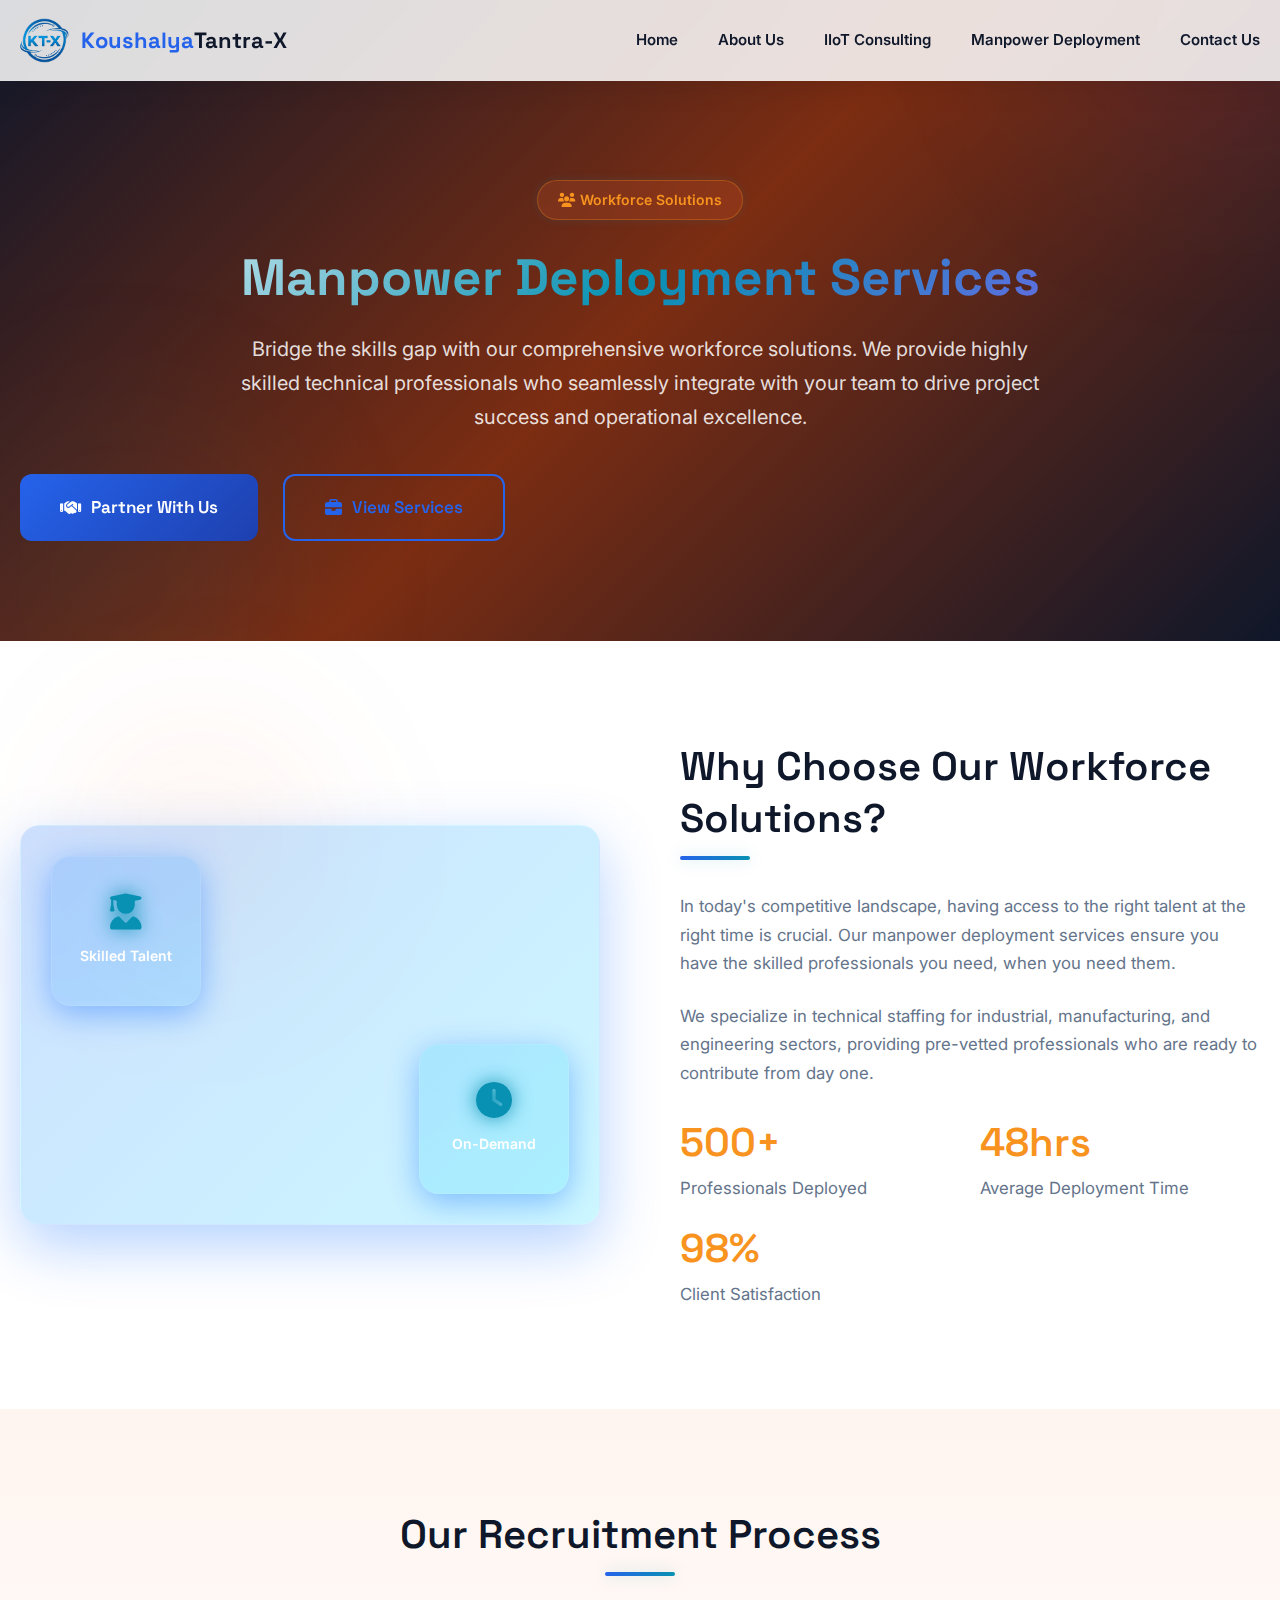
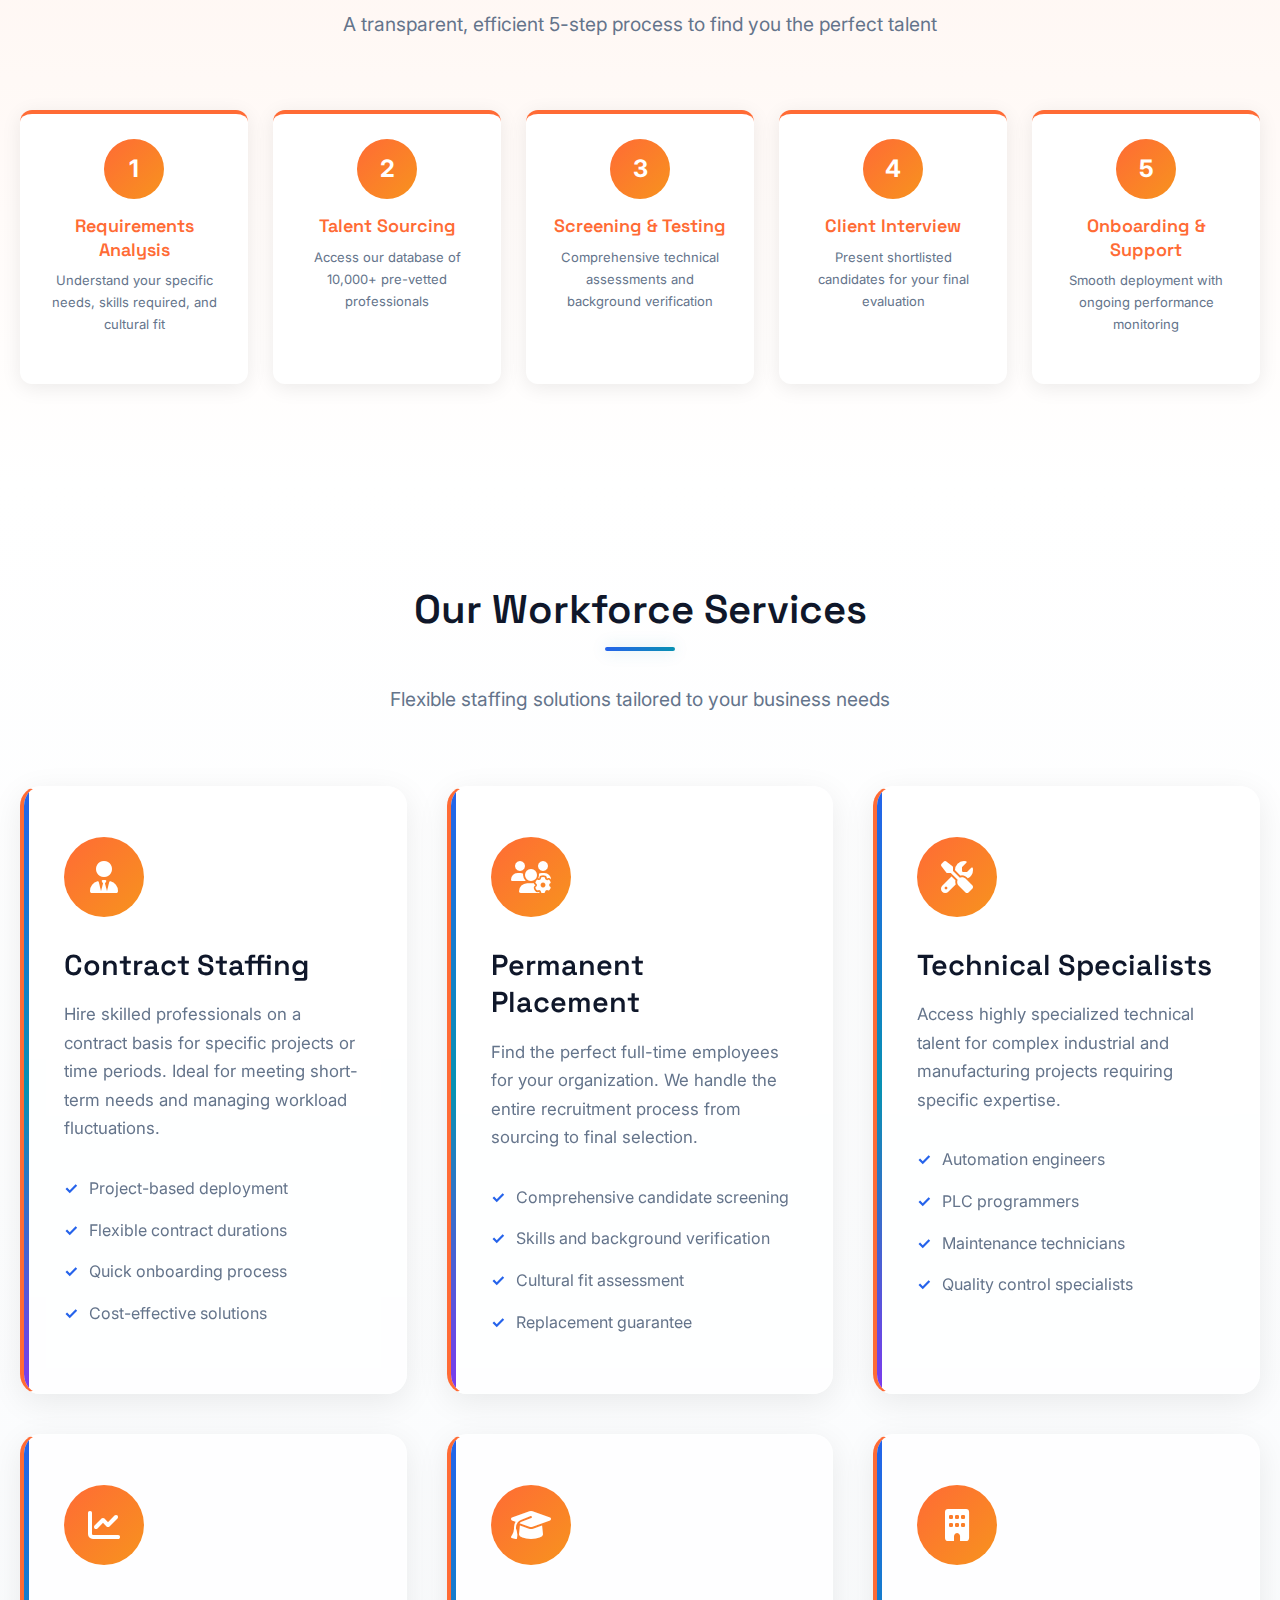
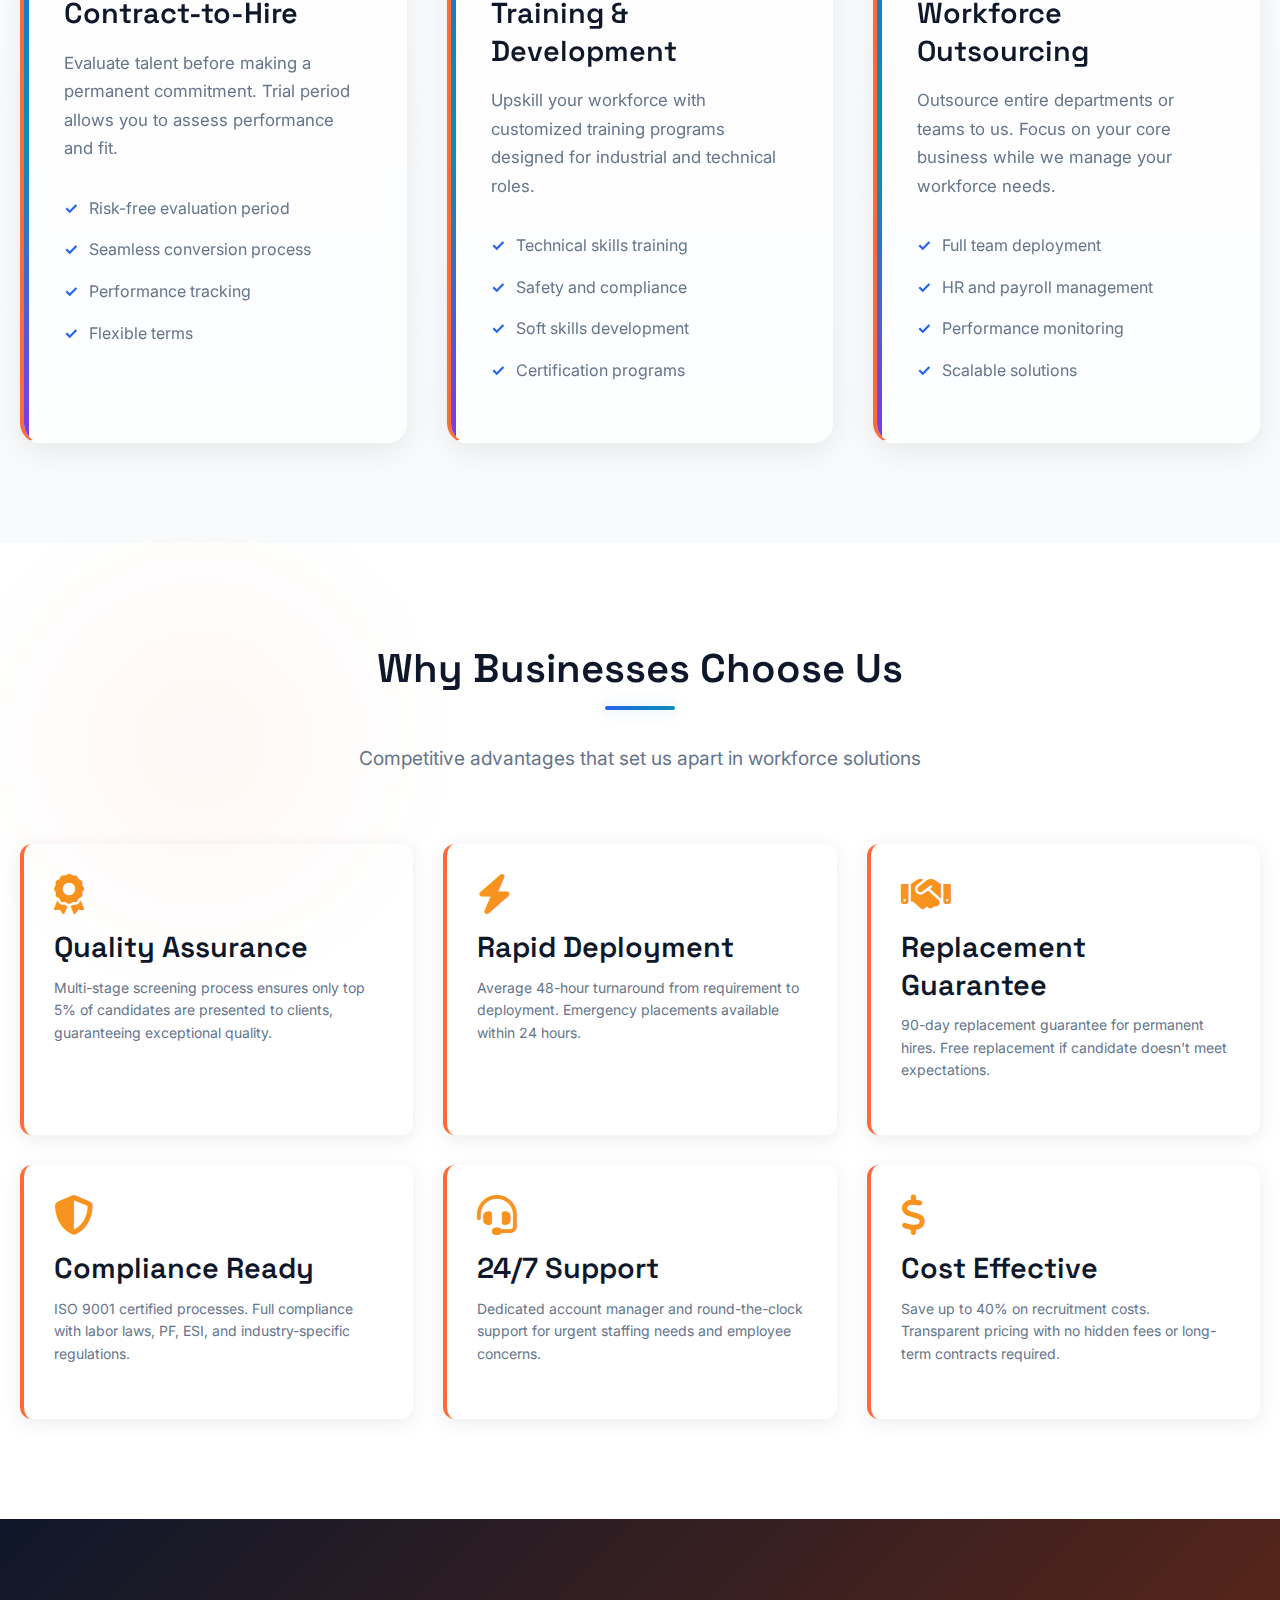
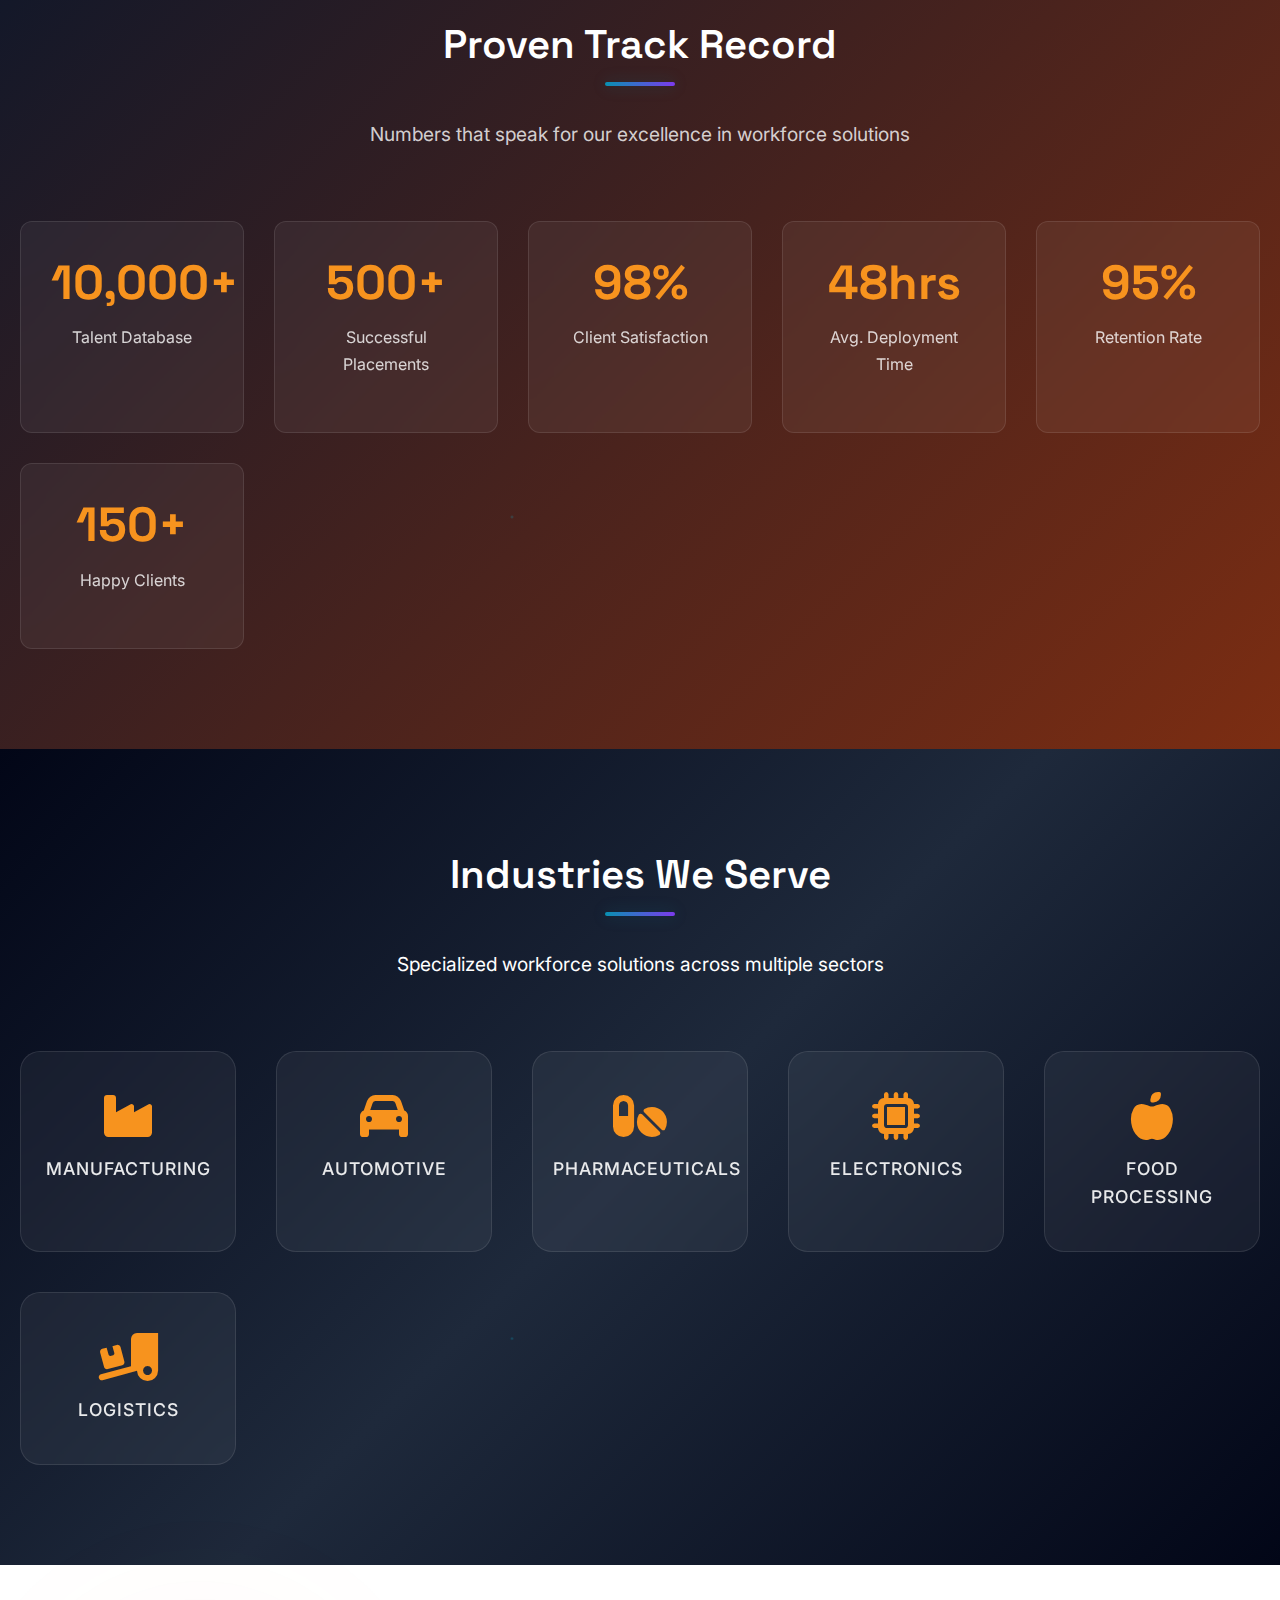
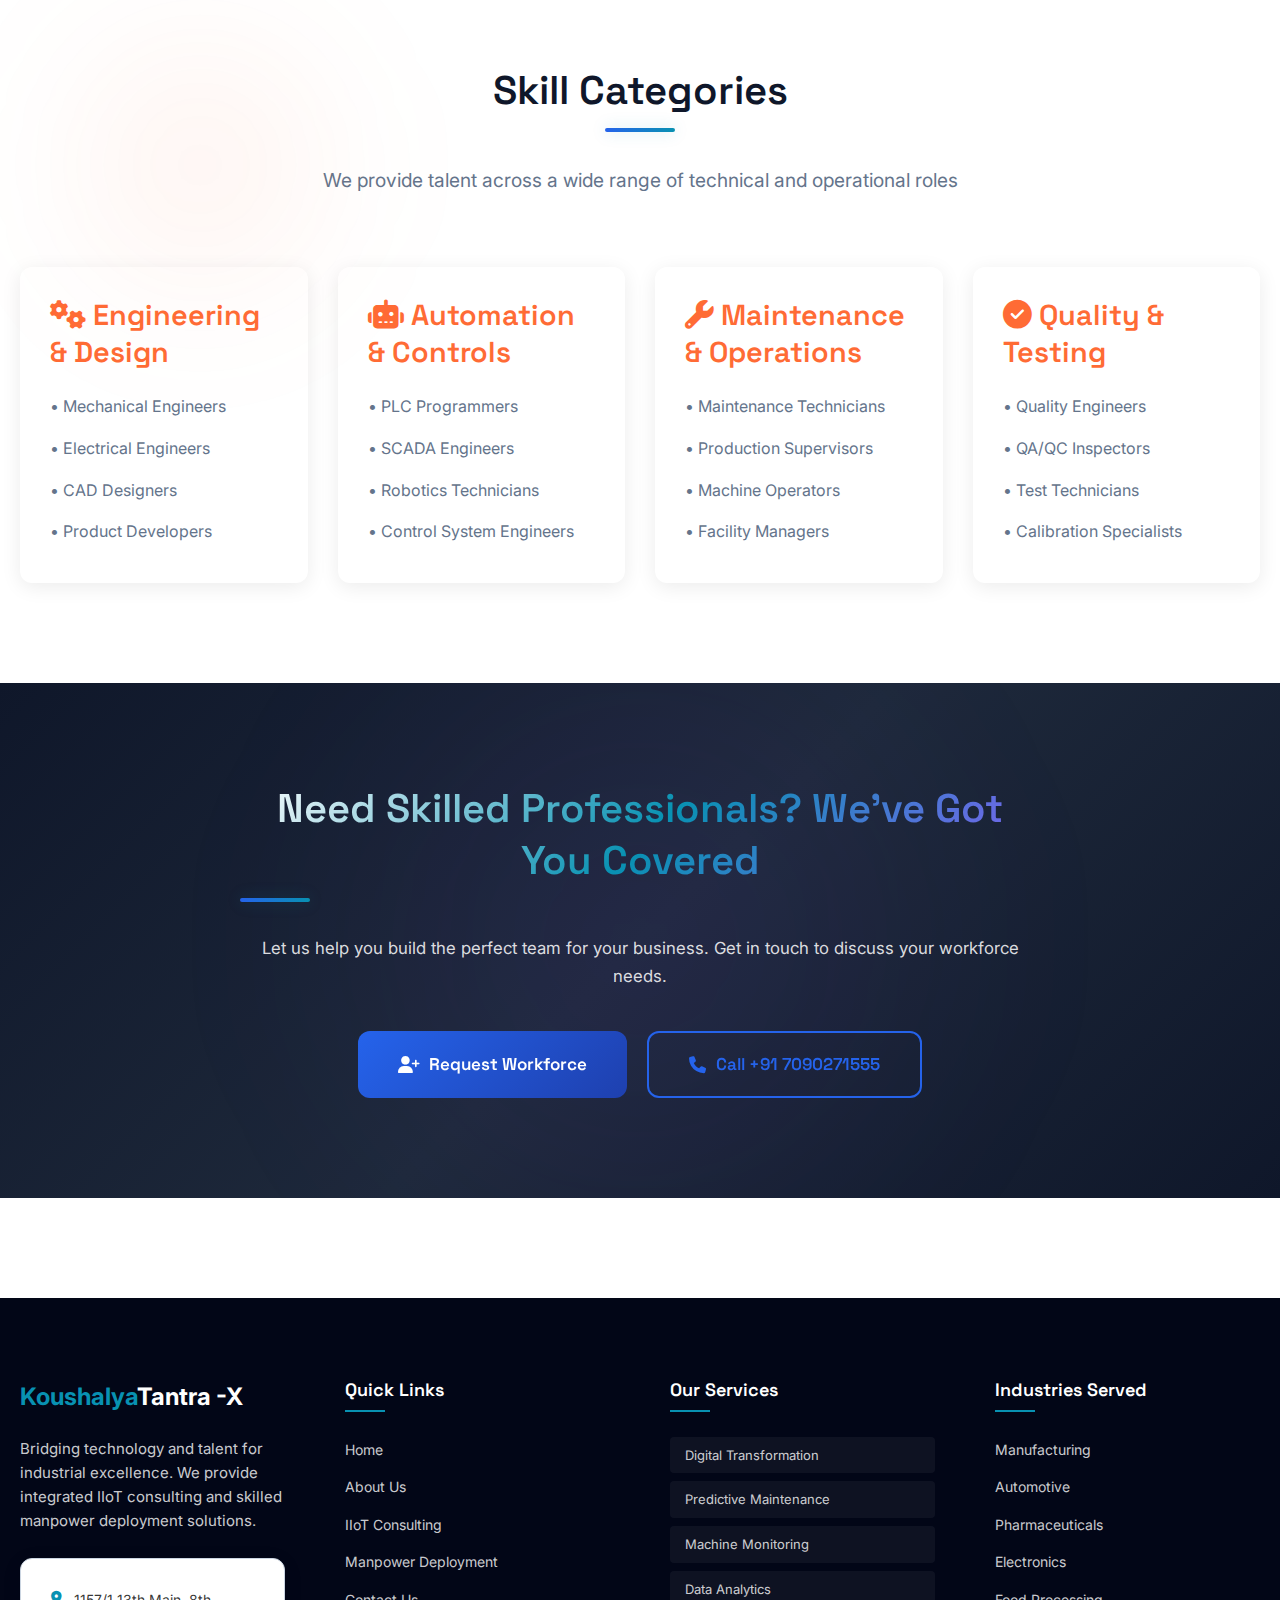
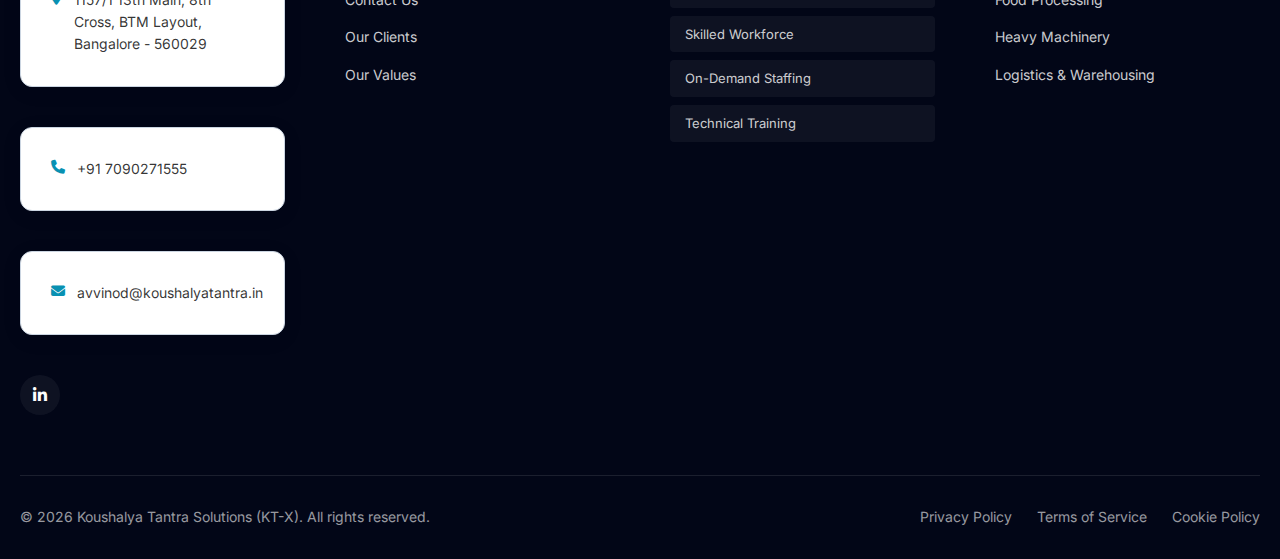
<file: manpower-deployment-services.html>
<!DOCTYPE html>
<html lang="en">
<head>
    <meta charset="UTF-8">
    <meta name="viewport" content="width=device-width, initial-scale=1.0">
    <meta name="description" content="Professional Manpower Deployment Services - Skilled workforce solutions, technical staffing, and talent management by Koushalya Tantra Solutions">
    <title>Manpower Deployment Services | Skilled Workforce Solutions | KT-X</title>
    
    <!-- Favicon -->
    <link rel="icon" type="image/png" href="assets/images/ktx-logo.png">
    
    <!-- CSS -->
    <link rel="stylesheet" href="css/components.css">
    <link rel="stylesheet" href="css/style.css">
    
    <!-- Font Awesome -->
    <link rel="stylesheet" href="https://cdnjs.cloudflare.com/ajax/libs/font-awesome/6.4.0/css/all.min.css">
    
    <style>
        /* Workforce Theme - Orange/Warm People Colors */
        :root {
            --workforce-primary: #ff6b35;
            --workforce-secondary: #f7931e;
            --workforce-accent: #ff9a56;
            --workforce-gradient: linear-gradient(135deg, #ff6b35, #f7931e);
        }
        
        .workforce-hero {
            background: linear-gradient(135deg, #0f172a 0%, #7c2d12 50%, #0f172a 100%);
        }
        
        .workforce-badge {
            background: rgba(255, 107, 53, 0.15);
            color: var(--workforce-secondary);
            border: 1px solid rgba(247, 147, 30, 0.3);
        }
        
        .workforce-card {
            border-left: 4px solid var(--workforce-primary);
        }
        
        .workforce-card:hover {
            box-shadow: 0 20px 60px rgba(255, 107, 53, 0.3);
        }
        
        .workforce-icon {
            background: var(--workforce-gradient);
            color: white;
        }
        
        .workforce-section {
            position: relative;
        }
        
        .workforce-section::before {
            content: '';
            position: absolute;
            top: 0;
            left: 0;
            width: 400px;
            height: 400px;
            background: radial-gradient(circle, rgba(255, 107, 53, 0.08) 0%, transparent 70%);
            border-radius: 50%;
            filter: blur(60px);
            pointer-events: none;
        }
    </style>
</head>
<body>
    <!-- Header -->
    <div data-header></div>
    
    <!-- Page Hero -->
    <section class="page-hero workforce-hero">
        <div class="container">
            <span class="hero-badge workforce-badge">
                <i class="fas fa-users"></i> Workforce Solutions
            </span>
            <h1>Manpower Deployment Services</h1>
            <p>Bridge the skills gap with our comprehensive workforce solutions. We provide highly skilled technical professionals who seamlessly integrate with your team to drive project success and operational excellence.</p>
            <div class="btn-group">
                <a href="contact-us" class="btn btn-large">
                    <i class="fas fa-handshake"></i> Partner With Us
                </a>
                <a href="#services" class="btn btn-outline btn-large">
                    <i class="fas fa-briefcase"></i> View Services
                </a>
            </div>
        </div>
    </section>
    
    <!-- Why Choose Us -->
    <section class="content-section workforce-section">
        <div class="container">
            <div class="content-grid">
                <div class="content-image">
                    <div class="content-visual">
                        <div class="visual-element" style="top: 30px; left: 30px;">
                            <i class="fas fa-user-graduate"></i>
                            <span>Skilled Talent</span>
                        </div>
                        <div class="visual-element" style="bottom: 30px; right: 30px;">
                            <i class="fas fa-clock"></i>
                            <span>On-Demand</span>
                        </div>
                    </div>
                </div>
                <div>
                    <h2>Why Choose Our Workforce Solutions?</h2>
                    <p>In today's competitive landscape, having access to the right talent at the right time is crucial. Our manpower deployment services ensure you have the skilled professionals you need, when you need them.</p>
                    <p>We specialize in technical staffing for industrial, manufacturing, and engineering sectors, providing pre-vetted professionals who are ready to contribute from day one.</p>
                    <div style="display: flex; gap: 20px; margin-top: 30px; flex-wrap: wrap;">
                        <div style="flex: 1; min-width: 200px;">
                            <h3 style="font-size: 2.5rem; color: var(--workforce-secondary); margin-bottom: 5px;">500+</h3>
                            <p style="margin: 0; color: var(--gray);">Professionals Deployed</p>
                        </div>
                        <div style="flex: 1; min-width: 200px;">
                            <h3 style="font-size: 2.5rem; color: var(--workforce-secondary); margin-bottom: 5px;">48hrs</h3>
                            <p style="margin: 0; color: var(--gray);">Average Deployment Time</p>
                        </div>
                        <div style="flex: 1; min-width: 200px;">
                            <h3 style="font-size: 2.5rem; color: var(--workforce-secondary); margin-bottom: 5px;">98%</h3>
                            <p style="margin: 0; color: var(--gray);">Client Satisfaction</p>
                        </div>
                    </div>
                </div>
            </div>
        </div>
    </section>
    
    <!-- Recruitment Process -->
    <section class="services-section" style="background: linear-gradient(to bottom, #fff5f0, white);">
        <div class="container">
            <div class="section-title">
                <h2>Our Recruitment Process</h2>
                <p class="section-subtitle">
                    A transparent, efficient 5-step process to find you the perfect talent
                </p>
            </div>

            <div style="display: grid; grid-template-columns: repeat(auto-fit, minmax(220px, 1fr)); gap: 25px; margin-top: 50px; align-items: stretch;">
                <div style="text-align: center; padding: 25px; background: white; border-radius: 12px; box-shadow: 0 4px 20px rgba(0,0,0,0.08); border-top: 4px solid var(--workforce-primary); height: 100%; display: flex; flex-direction: column;">
                    <div style="width: 60px; height: 60px; background: var(--workforce-gradient); border-radius: 50%; display: flex; align-items: center; justify-content: center; margin: 0 auto 15px; color: white; font-size: 24px; font-weight: 700;">1</div>
                    <h3 style="color: var(--workforce-primary); margin-bottom: 8px; font-size: 18px;">Requirements Analysis</h3>
                    <p style="color: var(--gray); font-size: 13px;">Understand your specific needs, skills required, and cultural fit</p>
                </div>

                <div style="text-align: center; padding: 25px; background: white; border-radius: 12px; box-shadow: 0 4px 20px rgba(0,0,0,0.08); border-top: 4px solid var(--workforce-primary);">
                    <div style="width: 60px; height: 60px; background: var(--workforce-gradient); border-radius: 50%; display: flex; align-items: center; justify-content: center; margin: 0 auto 15px; color: white; font-size: 24px; font-weight: 700;">2</div>
                    <h3 style="color: var(--workforce-primary); margin-bottom: 8px; font-size: 18px;">Talent Sourcing</h3>
                    <p style="color: var(--gray); font-size: 13px;">Access our database of 10,000+ pre-vetted professionals</p>
                </div>

                <div style="text-align: center; padding: 25px; background: white; border-radius: 12px; box-shadow: 0 4px 20px rgba(0,0,0,0.08); border-top: 4px solid var(--workforce-primary);">
                    <div style="width: 60px; height: 60px; background: var(--workforce-gradient); border-radius: 50%; display: flex; align-items: center; justify-content: center; margin: 0 auto 15px; color: white; font-size: 24px; font-weight: 700;">3</div>
                    <h3 style="color: var(--workforce-primary); margin-bottom: 8px; font-size: 18px;">Screening & Testing</h3>
                    <p style="color: var(--gray); font-size: 13px;">Comprehensive technical assessments and background verification</p>
                </div>

                <div style="text-align: center; padding: 25px; background: white; border-radius: 12px; box-shadow: 0 4px 20px rgba(0,0,0,0.08); border-top: 4px solid var(--workforce-primary);">
                    <div style="width: 60px; height: 60px; background: var(--workforce-gradient); border-radius: 50%; display: flex; align-items: center; justify-content: center; margin: 0 auto 15px; color: white; font-size: 24px; font-weight: 700;">4</div>
                    <h3 style="color: var(--workforce-primary); margin-bottom: 8px; font-size: 18px;">Client Interview</h3>
                    <p style="color: var(--gray); font-size: 13px;">Present shortlisted candidates for your final evaluation</p>
                </div>

                <div style="text-align: center; padding: 25px; background: white; border-radius: 12px; box-shadow: 0 4px 20px rgba(0,0,0,0.08); border-top: 4px solid var(--workforce-primary);">
                    <div style="width: 60px; height: 60px; background: var(--workforce-gradient); border-radius: 50%; display: flex; align-items: center; justify-content: center; margin: 0 auto 15px; color: white; font-size: 24px; font-weight: 700;">5</div>
                    <h3 style="color: var(--workforce-primary); margin-bottom: 8px; font-size: 18px;">Onboarding & Support</h3>
                    <p style="color: var(--gray); font-size: 13px;">Smooth deployment with ongoing performance monitoring</p>
                </div>
            </div>
        </div>
    </section>
    
    <!-- Our Services -->
    <section id="services" class="services-section">
        <div class="container">
            <div class="section-title">
                <h2>Our Workforce Services</h2>
                <p class="section-subtitle">Flexible staffing solutions tailored to your business needs</p>
            </div>
            
            <div class="services-grid">
                <div class="service-card workforce-card">
                    <div class="service-icon workforce-icon">
                        <i class="fas fa-user-tie"></i>
                    </div>
                    <h3>Contract Staffing</h3>
                    <p>Hire skilled professionals on a contract basis for specific projects or time periods. Ideal for meeting short-term needs and managing workload fluctuations.</p>
                    <ul class="service-features">
                        <li>Project-based deployment</li>
                        <li>Flexible contract durations</li>
                        <li>Quick onboarding process</li>
                        <li>Cost-effective solutions</li>
                    </ul>
                </div>
                
                <div class="service-card workforce-card">
                    <div class="service-icon workforce-icon">
                        <i class="fas fa-users-cog"></i>
                    </div>
                    <h3>Permanent Placement</h3>
                    <p>Find the perfect full-time employees for your organization. We handle the entire recruitment process from sourcing to final selection.</p>
                    <ul class="service-features">
                        <li>Comprehensive candidate screening</li>
                        <li>Skills and background verification</li>
                        <li>Cultural fit assessment</li>
                        <li>Replacement guarantee</li>
                    </ul>
                </div>
                
                <div class="service-card workforce-card">
                    <div class="service-icon workforce-icon">
                        <i class="fas fa-tools"></i>
                    </div>
                    <h3>Technical Specialists</h3>
                    <p>Access highly specialized technical talent for complex industrial and manufacturing projects requiring specific expertise.</p>
                    <ul class="service-features">
                        <li>Automation engineers</li>
                        <li>PLC programmers</li>
                        <li>Maintenance technicians</li>
                        <li>Quality control specialists</li>
                    </ul>
                </div>
                
                <div class="service-card workforce-card">
                    <div class="service-icon workforce-icon">
                        <i class="fas fa-chart-line"></i>
                    </div>
                    <h3>Contract-to-Hire</h3>
                    <p>Evaluate talent before making a permanent commitment. Trial period allows you to assess performance and fit.</p>
                    <ul class="service-features">
                        <li>Risk-free evaluation period</li>
                        <li>Seamless conversion process</li>
                        <li>Performance tracking</li>
                        <li>Flexible terms</li>
                    </ul>
                </div>
                
                <div class="service-card workforce-card">
                    <div class="service-icon workforce-icon">
                        <i class="fas fa-graduation-cap"></i>
                    </div>
                    <h3>Training & Development</h3>
                    <p>Upskill your workforce with customized training programs designed for industrial and technical roles.</p>
                    <ul class="service-features">
                        <li>Technical skills training</li>
                        <li>Safety and compliance</li>
                        <li>Soft skills development</li>
                        <li>Certification programs</li>
                    </ul>
                </div>
                
                <div class="service-card workforce-card">
                    <div class="service-icon workforce-icon">
                        <i class="fas fa-building"></i>
                    </div>
                    <h3>Workforce Outsourcing</h3>
                    <p>Outsource entire departments or teams to us. Focus on your core business while we manage your workforce needs.</p>
                    <ul class="service-features">
                        <li>Full team deployment</li>
                        <li>HR and payroll management</li>
                        <li>Performance monitoring</li>
                        <li>Scalable solutions</li>
                    </ul>
                </div>
            </div>
        </div>
    </section>
    
    <!-- Why Businesses Choose Us -->
    <section class="content-section workforce-section">
        <div class="container">
            <div class="section-title">
                <h2>Why Businesses Choose Us</h2>
                <p class="section-subtitle">
                    Competitive advantages that set us apart in workforce solutions
                </p>
            </div>

            <div style="display: grid; grid-template-columns: repeat(auto-fit, minmax(300px, 1fr)); gap: 30px; margin-top: 50px; align-items: stretch;">
                <div style="background: white; padding: 30px; border-radius: 12px; box-shadow: 0 4px 20px rgba(0,0,0,0.08); border-left: 4px solid var(--workforce-primary); height: 100%; display: flex; flex-direction: column;">
                    <i class="fas fa-award" style="font-size: 2.5rem; color: var(--workforce-secondary); margin-bottom: 15px;"></i>
                    <h3 style="color: var(--dark); margin-bottom: 10px;">Quality Assurance</h3>
                    <p style="color: var(--gray); font-size: 14px; line-height: 1.6;">Multi-stage screening process ensures only top 5% of candidates are presented to clients, guaranteeing exceptional quality.</p>
                </div>

                <div style="background: white; padding: 30px; border-radius: 12px; box-shadow: 0 4px 20px rgba(0,0,0,0.08); border-left: 4px solid var(--workforce-primary);">
                    <i class="fas fa-bolt" style="font-size: 2.5rem; color: var(--workforce-secondary); margin-bottom: 15px;"></i>
                    <h3 style="color: var(--dark); margin-bottom: 10px;">Rapid Deployment</h3>
                    <p style="color: var(--gray); font-size: 14px; line-height: 1.6;">Average 48-hour turnaround from requirement to deployment. Emergency placements available within 24 hours.</p>
                </div>

                <div style="background: white; padding: 30px; border-radius: 12px; box-shadow: 0 4px 20px rgba(0,0,0,0.08); border-left: 4px solid var(--workforce-primary);">
                    <i class="fas fa-handshake" style="font-size: 2.5rem; color: var(--workforce-secondary); margin-bottom: 15px;"></i>
                    <h3 style="color: var(--dark); margin-bottom: 10px;">Replacement Guarantee</h3>
                    <p style="color: var(--gray); font-size: 14px; line-height: 1.6;">90-day replacement guarantee for permanent hires. Free replacement if candidate doesn't meet expectations.</p>
                </div>

                <div style="background: white; padding: 30px; border-radius: 12px; box-shadow: 0 4px 20px rgba(0,0,0,0.08); border-left: 4px solid var(--workforce-primary);">
                    <i class="fas fa-shield-alt" style="font-size: 2.5rem; color: var(--workforce-secondary); margin-bottom: 15px;"></i>
                    <h3 style="color: var(--dark); margin-bottom: 10px;">Compliance Ready</h3>
                    <p style="color: var(--gray); font-size: 14px; line-height: 1.6;">ISO 9001 certified processes. Full compliance with labor laws, PF, ESI, and industry-specific regulations.</p>
                </div>

                <div style="background: white; padding: 30px; border-radius: 12px; box-shadow: 0 4px 20px rgba(0,0,0,0.08); border-left: 4px solid var(--workforce-primary);">
                    <i class="fas fa-headset" style="font-size: 2.5rem; color: var(--workforce-secondary); margin-bottom: 15px;"></i>
                    <h3 style="color: var(--dark); margin-bottom: 10px;">24/7 Support</h3>
                    <p style="color: var(--gray); font-size: 14px; line-height: 1.6;">Dedicated account manager and round-the-clock support for urgent staffing needs and employee concerns.</p>
                </div>

                <div style="background: white; padding: 30px; border-radius: 12px; box-shadow: 0 4px 20px rgba(0,0,0,0.08); border-left: 4px solid var(--workforce-primary);">
                    <i class="fas fa-dollar-sign" style="font-size: 2.5rem; color: var(--workforce-secondary); margin-bottom: 15px;"></i>
                    <h3 style="color: var(--dark); margin-bottom: 10px;">Cost Effective</h3>
                    <p style="color: var(--gray); font-size: 14px; line-height: 1.6;">Save up to 40% on recruitment costs. Transparent pricing with no hidden fees or long-term contracts required.</p>
                </div>
            </div>
        </div>
    </section>

    <!-- Success Metrics -->
    <section class="stats-section" style="background: linear-gradient(135deg, #0f172a, #7c2d12);">
        <div class="container">
            <div class="section-title" style="color: white;">
                <h2 style="color: white;">Proven Track Record</h2>
                <p class="section-subtitle" style="color: rgba(255,255,255,0.8);">
                    Numbers that speak for our excellence in workforce solutions
                </p>
            </div>

            <div style="display: grid; grid-template-columns: repeat(auto-fit, minmax(200px, 1fr)); gap: 30px; margin-top: 50px;">
                <div style="text-align: center; padding: 30px; background: rgba(255,255,255,0.05); backdrop-filter: blur(10px); border-radius: 12px; border: 1px solid rgba(255,255,255,0.1);">
                    <h3 style="font-size: 3rem; color: var(--workforce-secondary); margin-bottom: 10px; font-weight: 700;">10,000+</h3>
                    <p style="color: rgba(255,255,255,0.8); font-size: 16px;">Talent Database</p>
                </div>

                <div style="text-align: center; padding: 30px; background: rgba(255,255,255,0.05); backdrop-filter: blur(10px); border-radius: 12px; border: 1px solid rgba(255,255,255,0.1);">
                    <h3 style="font-size: 3rem; color: var(--workforce-secondary); margin-bottom: 10px; font-weight: 700;">500+</h3>
                    <p style="color: rgba(255,255,255,0.8); font-size: 16px;">Successful Placements</p>
                </div>

                <div style="text-align: center; padding: 30px; background: rgba(255,255,255,0.05); backdrop-filter: blur(10px); border-radius: 12px; border: 1px solid rgba(255,255,255,0.1);">
                    <h3 style="font-size: 3rem; color: var(--workforce-secondary); margin-bottom: 10px; font-weight: 700;">98%</h3>
                    <p style="color: rgba(255,255,255,0.8); font-size: 16px;">Client Satisfaction</p>
                </div>

                <div style="text-align: center; padding: 30px; background: rgba(255,255,255,0.05); backdrop-filter: blur(10px); border-radius: 12px; border: 1px solid rgba(255,255,255,0.1);">
                    <h3 style="font-size: 3rem; color: var(--workforce-secondary); margin-bottom: 10px; font-weight: 700;">48hrs</h3>
                    <p style="color: rgba(255,255,255,0.8); font-size: 16px;">Avg. Deployment Time</p>
                </div>

                <div style="text-align: center; padding: 30px; background: rgba(255,255,255,0.05); backdrop-filter: blur(10px); border-radius: 12px; border: 1px solid rgba(255,255,255,0.1);">
                    <h3 style="font-size: 3rem; color: var(--workforce-secondary); margin-bottom: 10px; font-weight: 700;">95%</h3>
                    <p style="color: rgba(255,255,255,0.8); font-size: 16px;">Retention Rate</p>
                </div>

                <div style="text-align: center; padding: 30px; background: rgba(255,255,255,0.05); backdrop-filter: blur(10px); border-radius: 12px; border: 1px solid rgba(255,255,255,0.1);">
                    <h3 style="font-size: 3rem; color: var(--workforce-secondary); margin-bottom: 10px; font-weight: 700;">150+</h3>
                    <p style="color: rgba(255,255,255,0.8); font-size: 16px;">Happy Clients</p>
                </div>
            </div>
        </div>
    </section>
    
    <!-- Industries We Serve -->
    <section class="stats-section">
        <div class="container">
            <div class="section-title">
                <h2>Industries We Serve</h2>
                <p class="section-subtitle">Specialized workforce solutions across multiple sectors</p>
            </div>
            
            <div class="stats-grid">
                <div class="stat-card">
                    <i class="fas fa-industry" style="font-size: 3rem; color: var(--workforce-secondary); margin-bottom: 15px;"></i>
                    <div class="stat-label">Manufacturing</div>
                </div>
                <div class="stat-card">
                    <i class="fas fa-car" style="font-size: 3rem; color: var(--workforce-secondary); margin-bottom: 15px;"></i>
                    <div class="stat-label">Automotive</div>
                </div>
                <div class="stat-card">
                    <i class="fas fa-pills" style="font-size: 3rem; color: var(--workforce-secondary); margin-bottom: 15px;"></i>
                    <div class="stat-label">Pharmaceuticals</div>
                </div>
                <div class="stat-card">
                    <i class="fas fa-microchip" style="font-size: 3rem; color: var(--workforce-secondary); margin-bottom: 15px;"></i>
                    <div class="stat-label">Electronics</div>
                </div>
                <div class="stat-card">
                    <i class="fas fa-apple-alt" style="font-size: 3rem; color: var(--workforce-secondary); margin-bottom: 15px;"></i>
                    <div class="stat-label">Food Processing</div>
                </div>
                <div class="stat-card">
                    <i class="fas fa-truck-loading" style="font-size: 3rem; color: var(--workforce-secondary); margin-bottom: 15px;"></i>
                    <div class="stat-label">Logistics</div>
                </div>
            </div>
        </div>
    </section>
    
    <!-- Skill Categories -->
    <section class="content-section workforce-section">
        <div class="container">
            <div class="section-title">
                <h2>Skill Categories</h2>
                <p class="section-subtitle">We provide talent across a wide range of technical and operational roles</p>
            </div>
            
            <div style="display: grid; grid-template-columns: repeat(auto-fit, minmax(280px, 1fr)); gap: 30px; margin-top: 50px;">
                <div style="background: white; padding: 30px; border-radius: 12px; box-shadow: 0 4px 20px rgba(0,0,0,0.08);">
                    <h3 style="color: var(--workforce-primary); margin-bottom: 15px;">
                        <i class="fas fa-cogs"></i> Engineering & Design
                    </h3>
                    <ul style="list-style: none; padding: 0; margin: 0;">
                        <li style="padding: 8px 0; color: var(--gray);">• Mechanical Engineers</li>
                        <li style="padding: 8px 0; color: var(--gray);">• Electrical Engineers</li>
                        <li style="padding: 8px 0; color: var(--gray);">• CAD Designers</li>
                        <li style="padding: 8px 0; color: var(--gray);">• Product Developers</li>
                    </ul>
                </div>
                
                <div style="background: white; padding: 30px; border-radius: 12px; box-shadow: 0 4px 20px rgba(0,0,0,0.08);">
                    <h3 style="color: var(--workforce-primary); margin-bottom: 15px;">
                        <i class="fas fa-robot"></i> Automation & Controls
                    </h3>
                    <ul style="list-style: none; padding: 0; margin: 0;">
                        <li style="padding: 8px 0; color: var(--gray);">• PLC Programmers</li>
                        <li style="padding: 8px 0; color: var(--gray);">• SCADA Engineers</li>
                        <li style="padding: 8px 0; color: var(--gray);">• Robotics Technicians</li>
                        <li style="padding: 8px 0; color: var(--gray);">• Control System Engineers</li>
                    </ul>
                </div>
                
                <div style="background: white; padding: 30px; border-radius: 12px; box-shadow: 0 4px 20px rgba(0,0,0,0.08);">
                    <h3 style="color: var(--workforce-primary); margin-bottom: 15px;">
                        <i class="fas fa-wrench"></i> Maintenance & Operations
                    </h3>
                    <ul style="list-style: none; padding: 0; margin: 0;">
                        <li style="padding: 8px 0; color: var(--gray);">• Maintenance Technicians</li>
                        <li style="padding: 8px 0; color: var(--gray);">• Production Supervisors</li>
                        <li style="padding: 8px 0; color: var(--gray);">• Machine Operators</li>
                        <li style="padding: 8px 0; color: var(--gray);">• Facility Managers</li>
                    </ul>
                </div>
                
                <div style="background: white; padding: 30px; border-radius: 12px; box-shadow: 0 4px 20px rgba(0,0,0,0.08);">
                    <h3 style="color: var(--workforce-primary); margin-bottom: 15px;">
                        <i class="fas fa-check-circle"></i> Quality & Testing
                    </h3>
                    <ul style="list-style: none; padding: 0; margin: 0;">
                        <li style="padding: 8px 0; color: var(--gray);">• Quality Engineers</li>
                        <li style="padding: 8px 0; color: var(--gray);">• QA/QC Inspectors</li>
                        <li style="padding: 8px 0; color: var(--gray);">• Test Technicians</li>
                        <li style="padding: 8px 0; color: var(--gray);">• Calibration Specialists</li>
                    </ul>
                </div>
            </div>
        </div>
    </section>
    
    <!-- CTA -->
    <section class="cta-section">
        <div class="cta-content">
            <h2>Need Skilled Professionals? We've Got You Covered</h2>
            <p>Let us help you build the perfect team for your business. Get in touch to discuss your workforce needs.</p>
            <div class="cta-buttons">
                <a href="contact-us" class="btn btn-large">
                    <i class="fas fa-user-plus"></i> Request Workforce
                </a>
                <a href="tel:+917090271555" class="btn btn-outline btn-large">
                    <i class="fas fa-phone"></i> Call +91 7090271555
                </a>
            </div>
        </div>
    </section>
    
    <!-- Footer -->
    <div data-footer></div>
    
    <!-- JavaScript -->
    <script src="js/main.js?v=2"></script>
</body>
</html>
</file>
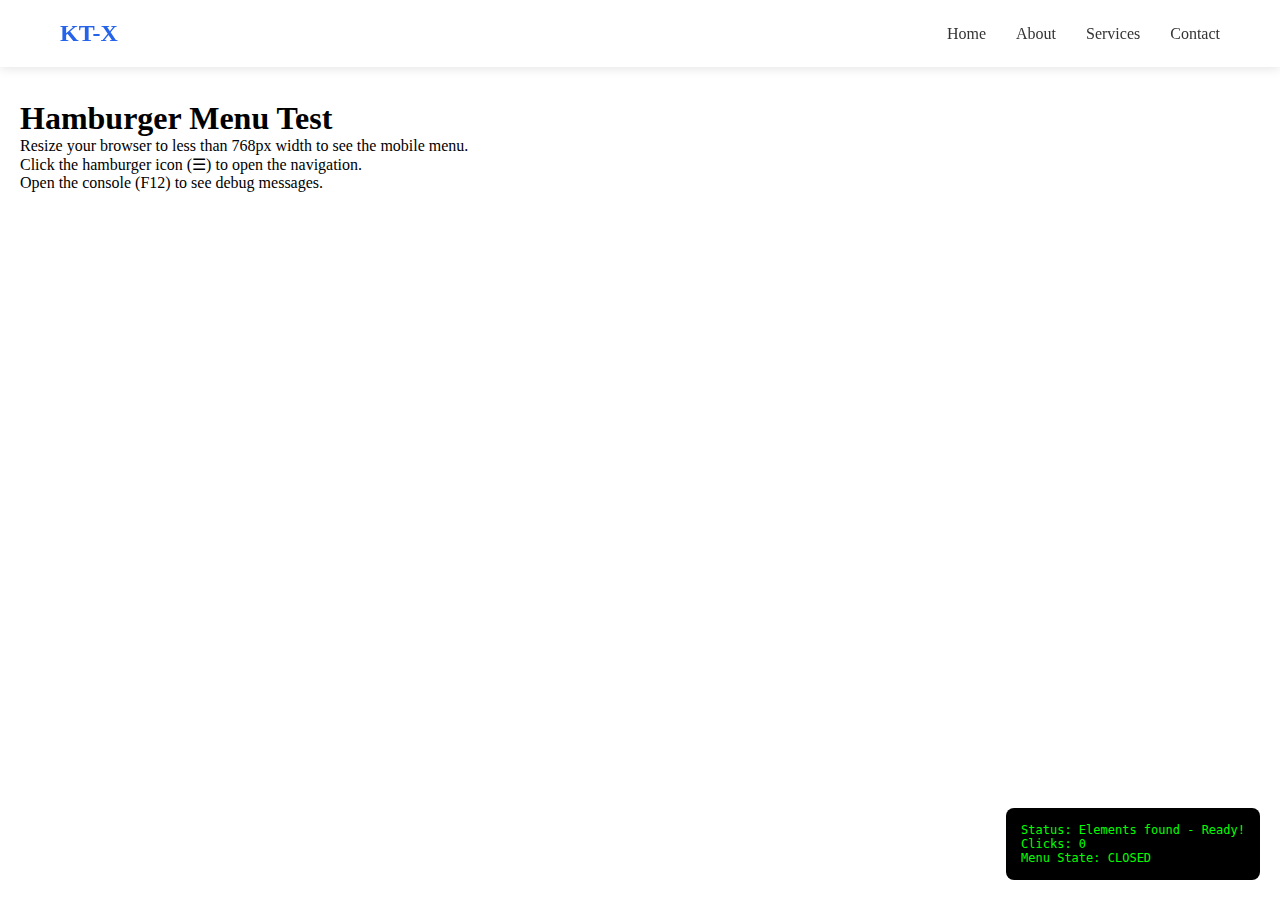
<file: simple-menu-test.html>
<!DOCTYPE html>
<html lang="en">
<head>
    <meta charset="UTF-8">
    <meta name="viewport" content="width=device-width, initial-scale=1.0">
    <title>Hamburger Menu Simple Test</title>
    <link rel="stylesheet" href="https://cdnjs.cloudflare.com/ajax/libs/font-awesome/6.4.0/css/all.min.css">
    <style>
        * {
            margin: 0;
            padding: 0;
            box-sizing: border-box;
        }
        
        .header {
            position: fixed;
            top: 0;
            left: 0;
            width: 100%;
            background: white;
            box-shadow: 0 2px 10px rgba(0,0,0,0.1);
            z-index: 1000;
        }
        
        .header-container {
            display: flex;
            justify-content: space-between;
            align-items: center;
            padding: 20px;
            max-width: 1200px;
            margin: 0 auto;
        }
        
        .logo {
            font-size: 24px;
            font-weight: bold;
            color: #2563eb;
        }
        
        .mobile-toggle {
            display: none;
            background: none;
            border: none;
            font-size: 24px;
            cursor: pointer;
            padding: 8px;
        }
        
        .nav {
            display: flex;
            gap: 30px;
        }
        
        .nav a {
            text-decoration: none;
            color: #333;
            font-weight: 500;
        }
        
        /* Mobile styles */
        @media (max-width: 768px) {
            .mobile-toggle {
                display: block;
            }
            
            .nav {
                position: fixed;
                top: 70px;
                left: 0;
                width: 100%;
                background: white;
                flex-direction: column;
                padding: 30px;
                box-shadow: 0 10px 30px rgba(0,0,0,0.1);
                transform: translateY(-100%);
                opacity: 0;
                visibility: hidden;
                transition: all 0.3s ease;
            }
            
            .nav.active {
                transform: translateY(0);
                opacity: 1;
                visibility: visible;
            }
        }
        
        main {
            padding-top: 100px;
            padding: 100px 20px 20px;
        }
        
        .debug-panel {
            position: fixed;
            bottom: 20px;
            right: 20px;
            background: #000;
            color: #0f0;
            padding: 15px;
            border-radius: 8px;
            font-family: monospace;
            font-size: 12px;
            max-width: 300px;
        }
    </style>
</head>
<body>
    <header class="header">
        <div class="header-container">
            <div class="logo">KT-X</div>
            
            <button class="mobile-toggle" id="menuToggle" aria-label="Toggle menu">
                <i class="fas fa-bars"></i>
            </button>
            
            <nav class="nav" id="mainNav">
                <a href="#">Home</a>
                <a href="#">About</a>
                <a href="#">Services</a>
                <a href="#">Contact</a>
            </nav>
        </div>
    </header>
    
    <main>
        <h1>Hamburger Menu Test</h1>
        <p>Resize your browser to less than 768px width to see the mobile menu.</p>
        <p>Click the hamburger icon (☰) to open the navigation.</p>
        <p>Open the console (F12) to see debug messages.</p>
    </main>
    
    <div class="debug-panel" id="debugPanel">
        <div>Status: <span id="status">Initializing...</span></div>
        <div>Clicks: <span id="clickCount">0</span></div>
        <div>Menu State: <span id="menuState">CLOSED</span></div>
    </div>
    
    <script>
        console.log('=== SCRIPT STARTED ===');
        
        let clickCount = 0;
        
        function updateDebug(message) {
            document.getElementById('status').textContent = message;
            console.log('[DEBUG]', message);
        }
        
        // Wait for DOM
        document.addEventListener('DOMContentLoaded', function() {
            console.log ('DOM Content Loaded');
            updateDebug('DOM Ready');
            
            const menuToggle = document.getElementById('menuToggle');
            const mainNav = document.getElementById('mainNav');
            
            console.log('Menu Toggle Element:', menuToggle);
            console.log('Main Nav Element:', mainNav);
            
            if (!menuToggle || !mainNav) {
                updateDebug('ERROR: Elements not found!');
                return;
            }
            
            updateDebug('Elements found - Ready!');
            
            // Add click event
            menuToggle.addEventListener('click', function(e) {
                clickCount++;
                document.getElementById('clickCount').textContent = clickCount;
                console.log(`CLICKED! (${clickCount} times)`);
                
                mainNav.classList.toggle('active');
                const isOpen = mainNav.classList.contains('active');
                
                document.getElementById('menuState').textContent = isOpen ? 'OPEN' : 'CLOSED';
                updateDebug(isOpen ? 'Menu OPENED' : 'Menu CLOSED');
                
                // Change icon
                this.querySelector('i').className = isOpen ? 'fas fa-times' : 'fas fa-bars';
            });
            
            console.log('Event listener attached successfully');
        });
    </script>
</body>
</html>
</file>
<file: css/components.css>
/* ====== KT-X PROFESSIONAL WEBSITE ====== */
/* Header & Footer Components */

@import url("https://fonts.googleapis.com/css2?family=Space+Grotesk:wght@400;500;600;700&family=Inter:wght@300;400;500;600;700&display=swap");

:root {
  /* Muted Professional Colors */
  --primary: #2563eb;
  --primary-dark: #1e40af;
  --primary-light: #3b82f6;
  --secondary: #0891b2;
  --secondary-dark: #0e7490;
  --accent: #dc2626;
  --accent-glow: #ef4444;
  --purple: #7c3aed;
  --purple-light: #8b5cf6;
  --cyan: #0891b2;
  --neon-blue: #06b6d4;
  --neon-pink: #ec4899;

  /* Neutrals */
  --dark: #0f172a;
  --darker: #020617;
  --light: #f8fafc;
  --gray: #64748b;
  --light-gray: #e2e8f0;
  --border: #cbd5e1;

  /* Glassmorphism - More Subtle */
  --glass-bg: rgba(255, 255, 255, 0.05);
  --glass-bg-light: rgba(255, 255, 255, 0.08);
  --glass-bg-dark: rgba(15, 23, 42, 0.6);
  --glass-border: rgba(255, 255, 255, 0.1);
  --blur-amount: 10px;

  /* Shadows & Effects - Reduced Intensity */
  --shadow: 0 4px 20px rgba(0, 0, 0, 0.08);
  --shadow-hover: 0 12px 32px rgba(37, 99, 235, 0.15);
  --shadow-glow: 0 0 15px rgba(8, 145, 178, 0.25);
  --shadow-neon: 0 0 20px rgba(6, 182, 212, 0.3);

  /* Animations */
  --transition: all 0.4s cubic-bezier(0.4, 0, 0.2, 1);
  --transition-fast: all 0.2s ease;
  --transition-slow: all 0.6s cubic-bezier(0.4, 0, 0.2, 1);

  /* Other */
  --radius: 12px;
  --radius-sm: 6px;
  --radius-lg: 20px;
  --container: 1440px;
}

/* Header Styles */
.ktx-header {
  position: fixed;
  top: 0;
  left: 0;
  width: 100%;
  z-index: 1000;
  background: rgba(255, 255, 255, 0.85);
  backdrop-filter: blur(var(--blur-amount));
  box-shadow: 0 4px 30px rgba(0, 0, 0, 0.1);
  border-bottom: 1px solid var(--glass-border);
  transition: var(--transition);
}

.ktx-header.scrolled {
  padding: 10px 0;
  background: rgba(255, 255, 255, 0.9);
  box-shadow: 0 4px 40px rgba(0, 102, 255, 0.15);
  border-bottom: 1px solid rgba(0, 102, 255, 0.2);
}

.header-container {
  max-width: var(--container);
  margin: 0 auto;
  padding: 0 20px;
  display: flex;
  justify-content: space-between;
  align-items: center;
  height: 80px;
}

.ktx-logo {
  display: flex;
  align-items: center;
  gap: 12px;
  text-decoration: none;
  font-weight: 700;
  transition: var(--transition);
}

.ktx-logo:hover {
  transform: translateY(-2px);
}

.ktx-logo-img {
  height: 45px;
  width: auto;
  transition: var(--transition);
  flex-shrink: 0;
}

.ktx-logo-text {
  font-size: 22px;
  font-family: "Space Grotesk", sans-serif;
  color: var(--dark);
  font-weight: 700;
  line-height: 1.2;
}

.ktx-logo-text .logo-primary {
  color: var(--primary);
}

.main-navigation ul {
  display: flex;
  list-style: none;
  gap: 40px;
  margin: 0;
  padding: 0;
}

.nav-item {
  position: relative;
}

.nav-link {
  text-decoration: none;
  color: var(--dark);
  font-weight: 600;
  font-size: 15px;
  padding: 8px 0;
  transition: var(--transition);
  position: relative;
}

.nav-link:hover {
  color: var(--primary);
}

.nav-link.active {
  color: var(--primary);
}

.nav-link.active::after {
  content: "";
  position: absolute;
  bottom: -5px;
  left: 0;
  width: 100%;
  height: 2px;
  background: var(--primary);
  border-radius: 2px;
}

.nav-cta {
  background: linear-gradient(135deg, var(--primary), var(--secondary));
  color: white;
  padding: 10px 24px;
  border-radius: var(--radius);
  text-decoration: none;
  font-weight: 600;
  font-size: 15px;
  position: relative;
  overflow: hidden;
}

.nav-cta::before {
  content: "";
  position: absolute;
  top: 0;
  left: -100%;
  width: 100%;
  height: 100%;
  background: linear-gradient(
    90deg,
    transparent,
    rgba(255, 255, 255, 0.3),
    transparent
  );
  transition: left 0.5s;
}

.nav-cta:hover::before {
  left: 100%;
}

.nav-cta:hover {
  background: linear-gradient(135deg, var(--primary-dark), var(--cyan));
  transform: translateY(-2px) scale(1.05);
  box-shadow: var(--shadow-glow);
  color: white;
}

.mobile-toggle {
  display: none;
  background: none;
  border: none;
  font-size: 24px;
  color: var(--dark);
  cursor: pointer;
  padding: 5px;
  transition: var(--transition);
}

.mobile-toggle:hover {
  color: var(--primary);
}

/* Footer Styles */
.ktx-footer {
  background: var(--darker);
  color: white;
  padding: 80px 0 30px;
  margin-top: 100px;
}

.footer-container {
  max-width: var(--container);
  margin: 0 auto;
  padding: 0 20px;
}

.footer-content {
  display: grid;
  grid-template-columns: repeat(auto-fit, minmax(250px, 1fr));
  gap: 60px;
  margin-bottom: 60px;
}

.footer-logo-section {
  max-width: 300px;
}

.footer-logo {
  display: flex;
  align-items: center;
  gap: 10px;
  margin-bottom: 20px;
  text-decoration: none;
}

.footer-logo-text {
  font-size: 24px;
  font-weight: 700;
  color: white;
}

.footer-logo-text .logo-primary {
  color: var(--secondary);
}

.footer-tagline {
  color: rgba(255, 255, 255, 0.8);
  font-size: 15px;
  line-height: 1.6;
  margin-bottom: 25px;
}

.footer-contact {
  margin-top: 25px;
}

.contact-item {
  display: flex;
  align-items: flex-start;
  gap: 12px;
  margin-bottom: 15px;
  color: rgba(0, 0, 0, 0.8);
  font-size: 14px;
}

.contact-item i {
  color: var(--secondary);
  margin-top: 2px;
}

.footer-heading {
  color: white;
  font-size: 18px;
  font-weight: 600;
  margin-bottom: 25px;
  position: relative;
  padding-bottom: 10px;
}

.footer-heading::after {
  content: "";
  position: absolute;
  bottom: 0;
  left: 0;
  width: 40px;
  height: 2px;
  background: var(--secondary);
}

.footer-links {
  list-style: none;
  padding: 0;
  margin: 0;
}

.footer-links li {
  margin-bottom: 12px;
}

.footer-links a {
  color: rgba(255, 255, 255, 0.8);
  text-decoration: none;
  transition: var(--transition);
  font-size: 14px;
}

.footer-links a:hover {
  color: var(--secondary);
  padding-left: 5px;
}

.footer-services {
  display: flex;
  flex-direction: column;
  gap: 8px;
}

.service-tag {
  background: rgba(255, 255, 255, 0.05);
  padding: 8px 15px;
  border-radius: 4px;
  font-size: 13px;
  color: rgba(255, 255, 255, 0.8);
  transition: var(--transition);
}

.service-tag:hover {
  background: rgba(0, 168, 232, 0.1);
  color: var(--secondary);
}

.social-links {
  display: flex;
  gap: 15px;
  margin-top: 20px;
}

.social-link {
  width: 40px;
  height: 40px;
  background: rgba(255, 255, 255, 0.05);
  border-radius: 50%;
  display: flex;
  align-items: center;
  justify-content: center;
  color: white;
  text-decoration: none;
  transition: var(--transition);
}

.social-link:hover {
  background: var(--secondary);
  transform: translateY(-3px);
}

.footer-bottom {
  padding-top: 30px;
  border-top: 1px solid rgba(255, 255, 255, 0.1);
  display: flex;
  justify-content: space-between;
  align-items: center;
  flex-wrap: wrap;
  gap: 20px;
}

.copyright {
  color: rgba(255, 255, 255, 0.6);
  font-size: 14px;
}

.footer-legal {
  display: flex;
  gap: 25px;
}

.footer-legal a {
  color: rgba(255, 255, 255, 0.6);
  text-decoration: none;
  font-size: 14px;
  transition: var(--transition);
}

.footer-legal a:hover {
  color: var(--secondary);
}

/* Responsive Header/Footer */
@media (max-width: 992px) {
  .main-navigation {
    position: fixed;
    top: 80px;
    left: 0;
    width: 100%;
    background: white;
    padding: 30px;
    box-shadow: 0 10px 30px rgba(0, 0, 0, 0.1);
    transform: translateY(-100%);
    opacity: 0;
    visibility: hidden;
    transition: var(--transition);
    z-index: 999;
    max-height: calc(100vh - 80px);
    overflow-y: auto;
  }

  .main-navigation.active {
    transform: translateY(0);
    opacity: 1;
    visibility: visible;
  }

  .main-navigation ul {
    flex-direction: column;
    gap: 20px;
  }

  .mobile-toggle {
    display: block;
  }

  .footer-content {
    gap: 40px;
  }
}

@media (max-width: 768px) {
  .header-container {
    height: 70px;
  }

  .ktx-logo {
    gap: 10px;
  }

  .ktx-logo-img {
    height: 38px;
  }

  .ktx-logo-text {
    font-size: 18px;
  }

  .main-navigation {
    top: 70px;
    max-height: calc(100vh - 70px);
  }

  .footer-bottom {
    flex-direction: column;
    text-align: center;
    gap: 15px;
  }

  .footer-legal {
    justify-content: center;
  }
}

/* Extra Small Devices */
@media (max-width: 480px) {
  .ktx-logo {
    gap: 8px;
  }

  .ktx-logo-img {
    height: 32px;
  }

  .ktx-logo-text {
    font-size: 16px;
  }
}
</file>
<file: css/style.css>
/* ====== KT-X MAIN STYLES ====== */
@import url('https://fonts.googleapis.com/css2?family=Space+Grotesk:wght@400;500;600;700&family=Inter:wght@300;400;500;600;700&display=swap');

/* Reset & Base Styles */
* {
    margin: 0;
    padding: 0;
    box-sizing: border-box;
}

html {
    scroll-behavior: smooth;
    scroll-padding-top: 100px;
}

body {
    font-family: 'Inter', sans-serif;
    line-height: 1.6;
    color: #333;
    background: #fff;
    overflow-x: hidden;
}

h1, h2, h3, h4, h5, h6 {
    font-family: 'Space Grotesk', sans-serif;
    font-weight: 600;
    line-height: 1.3;
    color: var(--dark);
    margin-bottom: 1rem;
}

h1 {
    font-size: 3.2rem;
    font-weight: 700;
    background: linear-gradient(135deg, var(--primary), var(--secondary));
    -webkit-background-clip: text;
    background-clip: text;
    -webkit-text-fill-color: transparent;
}

h2 {
    font-size: 2.5rem;
    position: relative;
    padding-bottom: 15px;
    margin-bottom: 2rem;
}

h2:after {
    content: '';
    position: absolute;
    bottom: 0;
    left: 0;
    width: 70px;
    height: 4px;
    background: linear-gradient(90deg, var(--primary), var(--secondary));
    border-radius: 2px;
    box-shadow: var(--shadow-glow);
}

h3 {
    font-size: 1.8rem;
}

h4 {
    font-size: 1.4rem;
}

p {
    margin-bottom: 1.5rem;
    color: var(--gray);
    font-size: 1.05rem;
    line-height: 1.7;
}

.container {
    max-width: var(--container);
    margin: 0 auto;
    padding: 0 20px;
}

section {
    padding: 100px 0;
}

.section-title {
    text-align: center;
    margin-bottom: 70px;
}

.section-title h2 {
    display: inline-block;
}

.section-title h2:after {
    left: 50%;
    transform: translateX(-50%);
}

.section-subtitle {
    font-size: 1.2rem;
    color: var(--gray);
    max-width: 700px;
    margin: 0 auto;
}

/* Button Styles */
.btn {
    display: inline-flex;
    align-items: center;
    justify-content: center;
    gap: 10px;
    padding: 15px 32px;
    background: linear-gradient(135deg, var(--primary), var(--primary-dark));
    color: white;
    border-radius: var(--radius);
    text-decoration: none;
    font-weight: 600;
    font-family: 'Space Grotesk', sans-serif;
    border: none;
    cursor: pointer;
    transition: var(--transition);
    font-size: 16px;
    position: relative;
    overflow: hidden;
    isolation: isolate;
    will-change: transform;
}

.btn::before {
    content: '';
    position: absolute;
    top: 50%;
    left: 50%;
    width: 0;
    height: 0;
    border-radius: 50%;
    background: rgba(255, 255, 255, 0.3);
    transform: translate(-50%, -50%);
    transition: width 0.6s, height 0.6s;
}

.btn:hover::before {
    width: 300px;
    height: 300px;
}

.btn:hover {
    background: linear-gradient(135deg, var(--primary-dark), var(--cyan));
    transform: translateY(-3px);
    box-shadow: var(--shadow-glow);
    color: white;
}

.btn-secondary {
    background: linear-gradient(135deg, var(--secondary), var(--cyan));
}

.btn-secondary:hover {
    background: linear-gradient(135deg, var(--cyan), var(--purple));
    box-shadow: 0 0 25px rgba(8, 145, 178, 0.3);
    transform: translateY(-3px);
}

.btn-accent {
    background: linear-gradient(135deg, var(--accent), var(--accent-glow));
}

.btn-accent:hover {
    background: linear-gradient(135deg, var(--accent-glow), var(--purple));
    box-shadow: 0 0 25px rgba(220, 38, 38, 0.3);
    transform: translateY(-3px);
}

.btn-outline {
    background: transparent;
    border: 2px solid var(--primary);
    color: var(--primary);
    position: relative;
}

.btn-outline::after {
    content: '';
    position: absolute;
    top: 0;
    left: 0;
    width: 0;
    height: 100%;
    background: linear-gradient(135deg, var(--primary), var(--secondary));
    transition: width 0.4s;
    z-index: -1;
    border-radius: var(--radius);
}

.btn-outline:hover::after {
    width: 100%;
}

.btn-outline:hover {
    color: white;
    border-color: transparent;
    transform: translateY(-3px);
}

.btn-large {
    padding: 18px 40px;
    font-size: 17px;
}

.btn-group {
    display: flex;
    gap: 25px;
    flex-wrap: wrap;
    margin-top: 30px;
}

/* Hero Section */
.hero-section {
    padding-top: 180px;
    padding-bottom: 120px;
    background: linear-gradient(135deg, #0f172a 0%, #1e293b 50%, #0f172a 100%);
    position: relative;
    overflow: hidden;
}

.hero-section::before {
    content: '';
    position: absolute;
    top: -50%;
    left: -50%;
    width: 200%;
    height: 200%;
    background: radial-gradient(circle, rgba(37, 99, 235, 0.08) 0%, transparent 50%);
    animation: rotate 20s linear infinite;
}

.hero-section::after {
    content: '';
    position: absolute;
    top: 0;
    right: 0;
    width: 600px;
    height: 600px;
    background: radial-gradient(circle, rgba(8, 145, 178, 0.1) 0%, transparent 70%);
    border-radius: 50%;
    filter: blur(60px);
    animation: float 8s ease-in-out infinite;
}

@keyframes rotate {
    from { transform: rotate(0deg); }
    to { transform: rotate(360deg); }
}

@keyframes pulse {
    0%, 100% { transform: scale(1); opacity: 0.8; }
    50% { transform: scale(1.1); opacity: 1; }
}

.hero-content {
    display: grid;
    grid-template-columns: 1fr 1fr;
    gap: 80px;
    align-items: center;
    position: relative;
    z-index: 1;
}

.hero-text {
    position: relative;
    color: white;
}

.hero-text h1 {
    color: white;
    background: linear-gradient(135deg, #fff, var(--secondary), var(--purple-light));
    -webkit-background-clip: text;
    background-clip: text;
    -webkit-text-fill-color: transparent;
    text-shadow: 0 0 40px rgba(0, 217, 255, 0.3);
}

.hero-text p {
    color: rgba(255, 255, 255, 0.85);
}

.hero-badge {
    display: inline-block;
    background: var(--glass-bg);
    backdrop-filter: blur(10px);
    color: var(--secondary);
    padding: 8px 20px;
    border-radius: 50px;
    font-weight: 600;
    font-size: 14px;
    margin-bottom: 25px;
    border: 1px solid var(--glass-border);
    box-shadow: 0 0 10px rgba(8, 145, 178, 0.15);
}

.hero-subtitle {
    font-size: 1.25rem;
    color: rgba(255, 255, 255, 0.8);
    margin-bottom: 35px;
    line-height: 1.8;
}

.hero-image {
    position: relative;
}

.hero-visual {
    width: 100%;
    height: 500px;
    background: linear-gradient(135deg, rgba(0, 102, 255, 0.2), rgba(0, 217, 255, 0.2));
    backdrop-filter: blur(20px);
    border-radius: var(--radius-lg);
    position: relative;
    overflow: hidden;
    box-shadow: 0 20px 60px rgba(0, 102, 255, 0.3);
    border: 1px solid var(--glass-border);
}

.hero-visual::before {
    content: '';
    position: absolute;
    top: 0;
    left: 0;
    right: 0;
    bottom: 0;
    background: url('data:image/svg+xml,<svg xmlns="http://www.w3.org/2000/svg" viewBox="0 0 100 100"><circle cx="50" cy="50" r="2" fill="white" opacity="0.1"/></svg>');
    background-size: 20px 20px;
    animation: pulse 4s ease-in-out infinite;
}

.visual-element {
    position: absolute;
    width: 180px;
    height: 180px;
    border-radius: var(--radius-lg);
    background: var(--glass-bg-light);
    backdrop-filter: blur(15px);
    display: flex;
    flex-direction: column;
    justify-content: center;
    align-items: center;
    padding: 25px;
    box-shadow: 0 8px 32px rgba(0, 102, 255, 0.4);
    border: 1px solid var(--glass-border);
}

.visual-element::before {
    content: '';
    position: absolute;
    inset: -2px;
    background: linear-gradient(135deg, var(--primary), var(--secondary), var(--purple));
    border-radius: var(--radius-lg);
    opacity: 0;
    transition: opacity 0.3s;
    z-index: -1;
}

.visual-element:hover::before {
    opacity: 1;
}

.visual-element i {
    font-size: 40px;
    margin-bottom: 15px;
    color: var(--secondary);
    filter: drop-shadow(0 0 10px var(--secondary));
}

.visual-element span {
    color: white;
    font-weight: 600;
}

.visual-element:nth-child(1) {
    top: 50px;
    left: -40px;
    animation: float 6s ease-in-out infinite;
}

.visual-element:nth-child(2) {
    bottom: 50px;
    right: -40px;
    animation: float 8s ease-in-out infinite 1s;
}

@keyframes float {
    0%, 100% { transform: translateY(0) rotate(0deg); }
    50% { transform: translateY(-20px) rotate(5deg); }
}

/* Services Section */
.services-section {
    background: linear-gradient(180deg, #fff 0%, #f8fafc 100%);
    position: relative;
}

.services-grid {
    display: grid;
    grid-template-columns: repeat(auto-fit, minmax(350px, 1fr));
    gap: 40px;
    margin-top: 50px;
}

.service-card {
    background: rgba(255, 255, 255, 0.7);
    backdrop-filter: blur(10px);
    border-radius: var(--radius-lg);
    padding: 50px 40px;
    box-shadow: 0 8px 32px rgba(0, 0, 0, 0.08);
    transition: var(--transition);
    border: 1px solid rgba(255, 255, 255, 0.3);
    position: relative;
    overflow: hidden;
}

.service-card::before {
    content: '';
    position: absolute;
    top: 0;
    left: 0;
    width: 5px;
    height: 100%;
    background: linear-gradient(180deg, var(--primary), var(--secondary), var(--purple));
    transition: var(--transition);
}

.service-card::after {
    content: '';
    position: absolute;
    inset: 0;
    background: linear-gradient(135deg, rgba(0, 102, 255, 0.05), rgba(0, 217, 255, 0.05));
    opacity: 0;
    transition: opacity 0.4s;
    z-index: 0;
}

.service-card:hover {
    transform: translateY(-15px) scale(1.02);
    box-shadow: var(--shadow-hover);
    border-color: var(--primary);
}

.service-card:hover::before {
    width: 100%;
    opacity: 0.08;
}

.service-card:hover::after {
    opacity: 1;
}

.service-card > * {
    position: relative;
    z-index: 1;
}

.service-icon {
    width: 80px;
    height: 80px;
    background: linear-gradient(135deg, rgba(0, 102, 255, 0.1), rgba(0, 217, 255, 0.15));
    border-radius: 50%;
    display: flex;
    align-items: center;
    justify-content: center;
    margin-bottom: 30px;
    color: var(--primary);
    font-size: 32px;
    transition: var(--transition);
    position: relative;
    overflow: hidden;
}

.service-icon::before {
    content: '';
    position: absolute;
    inset: -2px;
    background: linear-gradient(135deg, var(--primary), var(--secondary));
    border-radius: 50%;
    opacity: 0;
    transition: opacity 0.3s;
    z-index: -1;
}

.service-card:hover .service-icon {
    transform: scale(1.1) rotate(360deg);
    box-shadow: var(--shadow-glow);
}

.service-card:hover .service-icon::before {
    opacity: 1;
}

.service-card:hover .service-icon {
    color: white;
}

.service-features {
    list-style: none;
    margin-top: 25px;
    padding: 0;
}

.service-features li {
    padding: 8px 0;
    color: var(--gray);
    position: relative;
    padding-left: 25px;
}

.service-features li::before {
    content: '✓';
    position: absolute;
    left: 0;
    color: var(--primary);
    font-weight: bold;
}

/* Stats Section */
.stats-section {
    background: linear-gradient(135deg, var(--darker) 0%, #1e293b 50%, var(--darker) 100%);
    color: white;
    padding: 100px 0;
    position: relative;
    overflow: hidden;
}

.stats-section::before {
    content: '';
    position: absolute;
    width: 100%;
    height: 100%;
    background-image: 
        radial-gradient(2px 2px at 20% 30%, rgba(0, 217, 255, 0.4), transparent),
        radial-gradient(2px 2px at 60% 70%, rgba(139, 92, 246, 0.4), transparent),
        radial-gradient(1px 1px at 50% 50%, rgba(0, 102, 255, 0.3), transparent),
        radial-gradient(1px 1px at 80% 10%, rgba(0, 217, 255, 0.3), transparent),
        radial-gradient(2px 2px at 90% 60%, rgba(139, 92, 246, 0.3), transparent),
        radial-gradient(1px 1px at 33% 80%, rgba(0, 102, 255, 0.4), transparent);
    background-size: 200% 200%;
    animation: stars 20s ease-in-out infinite;
    opacity: 0.6;
}

@keyframes stars {
    0%, 100% { background-position: 0% 0%; }
    50% { background-position: 100% 100%; }
}

.stats-section h2,
.stats-section p {
    color: white;
}

.stats-section h2:after {
    background: linear-gradient(90deg, var(--secondary), var(--purple));
    box-shadow: var(--shadow-glow);
}

.stats-grid {
    display: grid;
    grid-template-columns: repeat(auto-fit, minmax(200px, 1fr));
    gap: 40px;
    margin-top: 60px;
    position: relative;
    z-index: 1;
}

.stat-card {
    text-align: center;
    padding: 40px 20px;
    background: var(--glass-bg);
    backdrop-filter: blur(10px);
    border-radius: var(--radius-lg);
    transition: var(--transition);
    border: 1px solid var(--glass-border);
    position: relative;
    overflow: hidden;
}

.stat-card::before {
    content: '';
    position: absolute;
    inset: -2px;
    background: linear-gradient(135deg, var(--primary), var(--secondary), var(--purple));
    border-radius: var(--radius-lg);
    opacity: 0;
    transition: opacity 0.4s;
    z-index: -1;
}

.stat-card:hover::before {
    opacity: 0.3;
}

.stat-card:hover {
    background: rgba(255, 255, 255, 0.15);
    transform: translateY(-10px) scale(1.05);
    box-shadow: var(--shadow-glow);
}

.stat-number {
    font-size: 3.5rem;
    font-weight: 700;
    color: var(--secondary);
    margin-bottom: 10px;
    font-family: 'Space Grotesk', sans-serif;
    text-shadow: 0 0 12px rgba(8, 145, 178, 0.4);
    animation: glow 2s ease-in-out infinite alternate;
}

@keyframes glow {
    from { text-shadow: 0 0 15px rgba(8, 145, 178, 0.4); }
    to { text-shadow: 0 0 20px rgba(8, 145, 178, 0.6), 0 0 25px rgba(124, 58, 237, 0.3); }
}

.stat-label {
    font-size: 1.1rem;
    color: rgba(255, 255, 255, 0.9);
    text-transform: uppercase;
    letter-spacing: 1px;
    font-weight: 500;
}

/* CTA Section */
.cta-section {
    background: linear-gradient(135deg, #0f172a 0%, #1e293b 50%, #0f172a 100%);
    text-align: center;
    padding: 100px 0;
    position: relative;
    overflow: hidden;
}

.cta-section::before {
    content: '';
    position: absolute;
    top: 50%;
    left: 50%;
    transform: translate(-50%, -50%);
    width: 800px;
    height: 800px;
    background: radial-gradient(circle, rgba(124, 58, 237, 0.08) 0%, transparent 70%);
    border-radius: 50%;
    filter: blur(80px);
}

.cta-content {
    max-width: 800px;
    margin: 0 auto;
    position: relative;
    z-index: 1;
}

.cta-content h2 {
    color: white;
    background: linear-gradient(135deg, #fff, var(--secondary), var(--purple-light));
    -webkit-background-clip: text;
    background-clip: text;
    -webkit-text-fill-color: transparent;
}

.cta-content p {
    color: rgba(255, 255, 255, 0.85);
}

.cta-buttons {
    display: flex;
    gap: 20px;
    justify-content: center;
    margin-top: 40px;
    flex-wrap: wrap;
}

/* Page Hero */
.page-hero {
    padding-top: 180px;
    padding-bottom: 100px;
    background: linear-gradient(135deg, #0f172a 0%, #1e293b 50%, #0f172a 100%);
    text-align: center;
    position: relative;
    overflow: hidden;
}

.page-hero::before {
    content: '';
    position: absolute;
    top: -50%;
    right: -20%;
    width: 600px;
    height: 600px;
    background: radial-gradient(circle, rgba(124, 58, 237, 0.08) 0%, transparent 70%);
    border-radius: 50%;
    filter: blur(80px);
    animation: float 10s ease-in-out infinite;
}

.page-hero::after {
    content: '';
    position: absolute;
    bottom: -30%;
    left: -10%;
    width: 500px;
    height: 500px;
    background: radial-gradient(circle, rgba(8, 145, 178, 0.08) 0%, transparent 70%);
    border-radius: 50%;
    filter: blur(70px);
    animation: float 12s ease-in-out infinite 2s;
}

.page-hero .container {
    position: relative;
    z-index: 1;
}

.page-hero h1 {
    margin-bottom: 20px;
    color: white;
    background: linear-gradient(135deg, #fff, var(--secondary), var(--purple-light));
    -webkit-background-clip: text;
    background-clip: text;
    -webkit-text-fill-color: transparent;
}

.page-hero p {
    font-size: 1.25rem;
    max-width: 800px;
    margin: 0 auto 40px;
    color: rgba(255, 255, 255, 0.85);
}

/* Content Sections */
.content-section {
    padding: 100px 0;
}

.content-grid {
    display: grid;
    grid-template-columns: 1fr 1fr;
    gap: 80px;
    align-items: center;
}

.content-image {
    position: relative;
}

.content-visual {
    width: 100%;
    height: 400px;
    background: linear-gradient(135deg, rgba(0, 102, 255, 0.2), rgba(0, 217, 255, 0.2));
    backdrop-filter: blur(20px);
    border-radius: var(--radius-lg);
    position: relative;
    overflow: hidden;
    box-shadow: 0 20px 60px rgba(0, 102, 255, 0.3);
    border: 1px solid var(--glass-border);
}

.content-visual::before {
    content: '';
    position: absolute;
    top: 0;
    left: 0;
    right: 0;
    bottom: 0;
    background: url('data:image/svg+xml,<svg xmlns="http://www.w3.org/2000/svg" viewBox="0 0 100 100"><circle cx="50" cy="50" r="2" fill="white" opacity="0.1"/></svg>');
    background-size: 20px 20px;
    animation: pulse 4s ease-in-out infinite;
}

.content-visual .visual-element {
    position: absolute;
    width: 150px;
    height: 150px;
    border-radius: var(--radius-lg);
    background: var(--glass-bg-light);
    backdrop-filter: blur(15px);
    display: flex;
    flex-direction: column;
    justify-content: center;
    align-items: center;
    padding: 25px;
    box-shadow: 0 8px 32px rgba(0, 102, 255, 0.4);
    border: 1px solid var(--glass-border);
}

.content-visual .visual-element::before {
    content: '';
    position: absolute;
    inset: -2px;
    background: linear-gradient(135deg, var(--primary), var(--secondary), var(--purple));
    border-radius: var(--radius-lg);
    opacity: 0;
    transition: opacity 0.3s;
    z-index: -1;
}

.content-visual .visual-element:hover::before {
    opacity: 1;
}

.content-visual .visual-element i {
    font-size: 36px;
    margin-bottom: 15px;
    color: var(--secondary);
    filter: drop-shadow(0 0 10px var(--secondary));
}

.content-visual .visual-element span {
    color: white;
    font-weight: 600;
    font-size: 14px;
}

.content-visual .visual-element:nth-child(1) {
    top: 40px;
    left: -30px;
    animation: float 7s ease-in-out infinite;
}

.content-visual .visual-element:nth-child(2) {
    bottom: 40px;
    right: -30px;
    animation: float 9s ease-in-out infinite 1s;
}

.services-list {
    display: grid;
    grid-template-columns: repeat(auto-fit, minmax(300px, 1fr));
    gap: 30px;
    margin-top: 50px;
}

.service-item {
    padding: 40px 30px;
    background: white;
    border-radius: var(--radius);
    box-shadow: var(--shadow);
    border: 1px solid var(--border);
    transition: var(--transition);
}

.service-item:hover {
    transform: translateY(-5px);
    box-shadow: var(--shadow-hover);
    border-color: var(--primary);
}

.service-item i {
    font-size: 42px;
    color: var(--primary);
    margin-bottom: 25px;
}

/* Process Steps */
.process-section {
    background: linear-gradient(180deg, #f8fafc 0%, #fff 100%);
}

.process-steps {
    display: flex;
    justify-content: space-between;
    position: relative;
    margin-top: 80px;
    flex-wrap: wrap;
    gap: 40px;
}

.process-steps::before {
    content: '';
    position: absolute;
    top: 60px;
    left: 0;
    width: 100%;
    height: 2px;
    background: linear-gradient(90deg, var(--primary), var(--secondary), var(--purple));
    z-index: 1;
    opacity: 0.3;
}

.step {
    position: relative;
    z-index: 2;
    text-align: center;
    width: calc(20% - 32px);
    background: #f8fafc;
    padding: 0 10px;
}

.step-number {
    width: 120px;
    height: 120px;
    background: linear-gradient(135deg, var(--primary), var(--secondary));
    color: white;
    border-radius: 50%;
    display: flex;
    align-items: center;
    justify-content: center;
    font-size: 2.5rem;
    font-weight: 700;
    margin: 0 auto 30px;
    position: relative;
    box-shadow: var(--shadow-glow);
    font-family: 'Space Grotesk', sans-serif;
}

.step-number::after {
    content: '';
    position: absolute;
    top: -10px;
    left: -10px;
    right: -10px;
    bottom: -10px;
    border-radius: 50%;
    border: 2px solid var(--primary);
    opacity: 0.3;
    animation: pulse 2s ease-in-out infinite;
}

.step h4 {
    color: var(--dark);
    margin-bottom: 15px;
}

.step p {
    font-size: 0.95rem;
    color: var(--gray);
}

/* Contact Form */
.contact-section {
    background: white;
}

.contact-content {
    display: grid;
    grid-template-columns: 1fr 1fr;
    gap: 80px;
    align-items: start;
}

.contact-form {
    padding: 50px;
    background: white;
    border-radius: var(--radius);
    box-shadow: var(--shadow);
    border: 1px solid var(--border);
}

.form-group {
    margin-bottom: 25px;
}

.form-group label {
    display: block;
    margin-bottom: 10px;
    color: var(--dark);
    font-weight: 500;
    font-size: 15px;
}

.form-control {
    width: 100%;
    padding: 15px 20px;
    background: white;
    border: 1px solid var(--border);
    border-radius: var(--radius);
    font-family: 'Inter', sans-serif;
    font-size: 16px;
    transition: var(--transition);
    color: #333;
}

.form-control:focus {
    outline: none;
    border-color: var(--primary);
    box-shadow: 0 0 0 3px rgba(0, 86, 179, 0.1);
}

textarea.form-control {
    min-height: 150px;
    resize: vertical;
}

.contact-info {
    padding-top: 20px;
}

.contact-item {
    display: flex;
    align-items: flex-start;
    margin-bottom: 40px;
    padding: 30px;
    background: white;
    border-radius: var(--radius);
    box-shadow: var(--shadow);
    border: 1px solid var(--border);
    transition: var(--transition);
}

.contact-item:hover {
    transform: translateY(-5px);
    box-shadow: var(--shadow-hover);
}

.contact-icon {
    width: 60px;
    height: 60px;
    background: rgba(0, 86, 179, 0.1);
    border-radius: 50%;
    display: flex;
    align-items: center;
    justify-content: center;
    margin-right: 25px;
    font-size: 24px;
    color: var(--primary);
    flex-shrink: 0;
}

.contact-details h4 {
    margin-bottom: 10px;
    color: var(--primary);
}

/* Industries Grid */
.industries-grid {
    display: grid;
    grid-template-columns: repeat(auto-fit, minmax(250px, 1fr));
    gap: 30px;
    margin-top: 50px;
}

.industry-card {
    padding: 40px 30px;
    background: white;
    border-radius: var(--radius);
    text-align: center;
    box-shadow: var(--shadow);
    border: 1px solid var(--border);
    transition: var(--transition);
}

.industry-card:hover {
    transform: translateY(-10px);
    box-shadow: var(--shadow-hover);
    border-color: var(--primary);
}

.industry-card i {
    font-size: 48px;
    color: var(--primary);
    margin-bottom: 25px;
}

/* Responsive Design */
@media (max-width: 1200px) {
    .hero-content,
    .content-grid,
    .contact-content {
        gap: 60px;
    }
    
    .visual-element {
        width: 150px;
        height: 150px;
    }
}

@media (max-width: 992px) {
    h1 {
        font-size: 2.8rem;
    }
    
    h2 {
        font-size: 2.2rem;
    }
    
    .hero-content,
    .content-grid,
    .contact-content {
        grid-template-columns: 1fr;
    }
    
    .hero-image,
    .content-image {
        order: -1;
    }
    
    .visual-element:nth-child(1) {
        left: 20px;
    }
    
    .visual-element:nth-child(2) {
        right: 20px;
    }
    
    .process-steps {
        flex-direction: column;
        align-items: center;
        gap: 60px;
    }
    
    .process-steps::before {
        display: none;
    }
    
    .step {
        width: 100%;
        max-width: 400px;
    }
    
    .services-grid {
        grid-template-columns: 1fr;
    }
}

@media (max-width: 768px) {
    section {
        padding: 80px 0;
    }
    
    h1 {
        font-size: 2.4rem;
    }
    
    h2 {
        font-size: 2rem;
    }
    
    .hero-section {
        padding-top: 150px;
        padding-bottom: 80px;
    }
    
    .hero-visual {
        height: 400px;
    }
    
    .visual-element {
        width: 120px;
        height: 120px;
        padding: 20px;
    }
    
    .visual-element i {
        font-size: 30px;
    }
    
    .btn-group {
        flex-direction: column;
        align-items: flex-start;
    }
    
    .contact-form {
        padding: 30px;
    }
    
    .contact-item {
        flex-direction: column;
        text-align: center;
        align-items: center;
    }
    
    .contact-icon {
        margin-right: 0;
        margin-bottom: 20px;
    }
    
    .stats-grid {
        grid-template-columns: repeat(2, 1fr);
        gap: 30px;
    }
}

@media (max-width: 576px) {
    h1 {
        font-size: 2rem;
    }
    
    h2 {
        font-size: 1.8rem;
    }
    
    .hero-visual {
        height: 300px;
    }
    
    .visual-element {
        width: 100px;
        height: 100px;
        padding: 15px;
    }
    
    .visual-element i {
        font-size: 24px;
    }
    
    .service-card,
    .service-item,
    .industry-card {
        padding: 30px 20px;
    }
    
    .stat-number {
        font-size: 2.5rem;
    }
}
</file>
